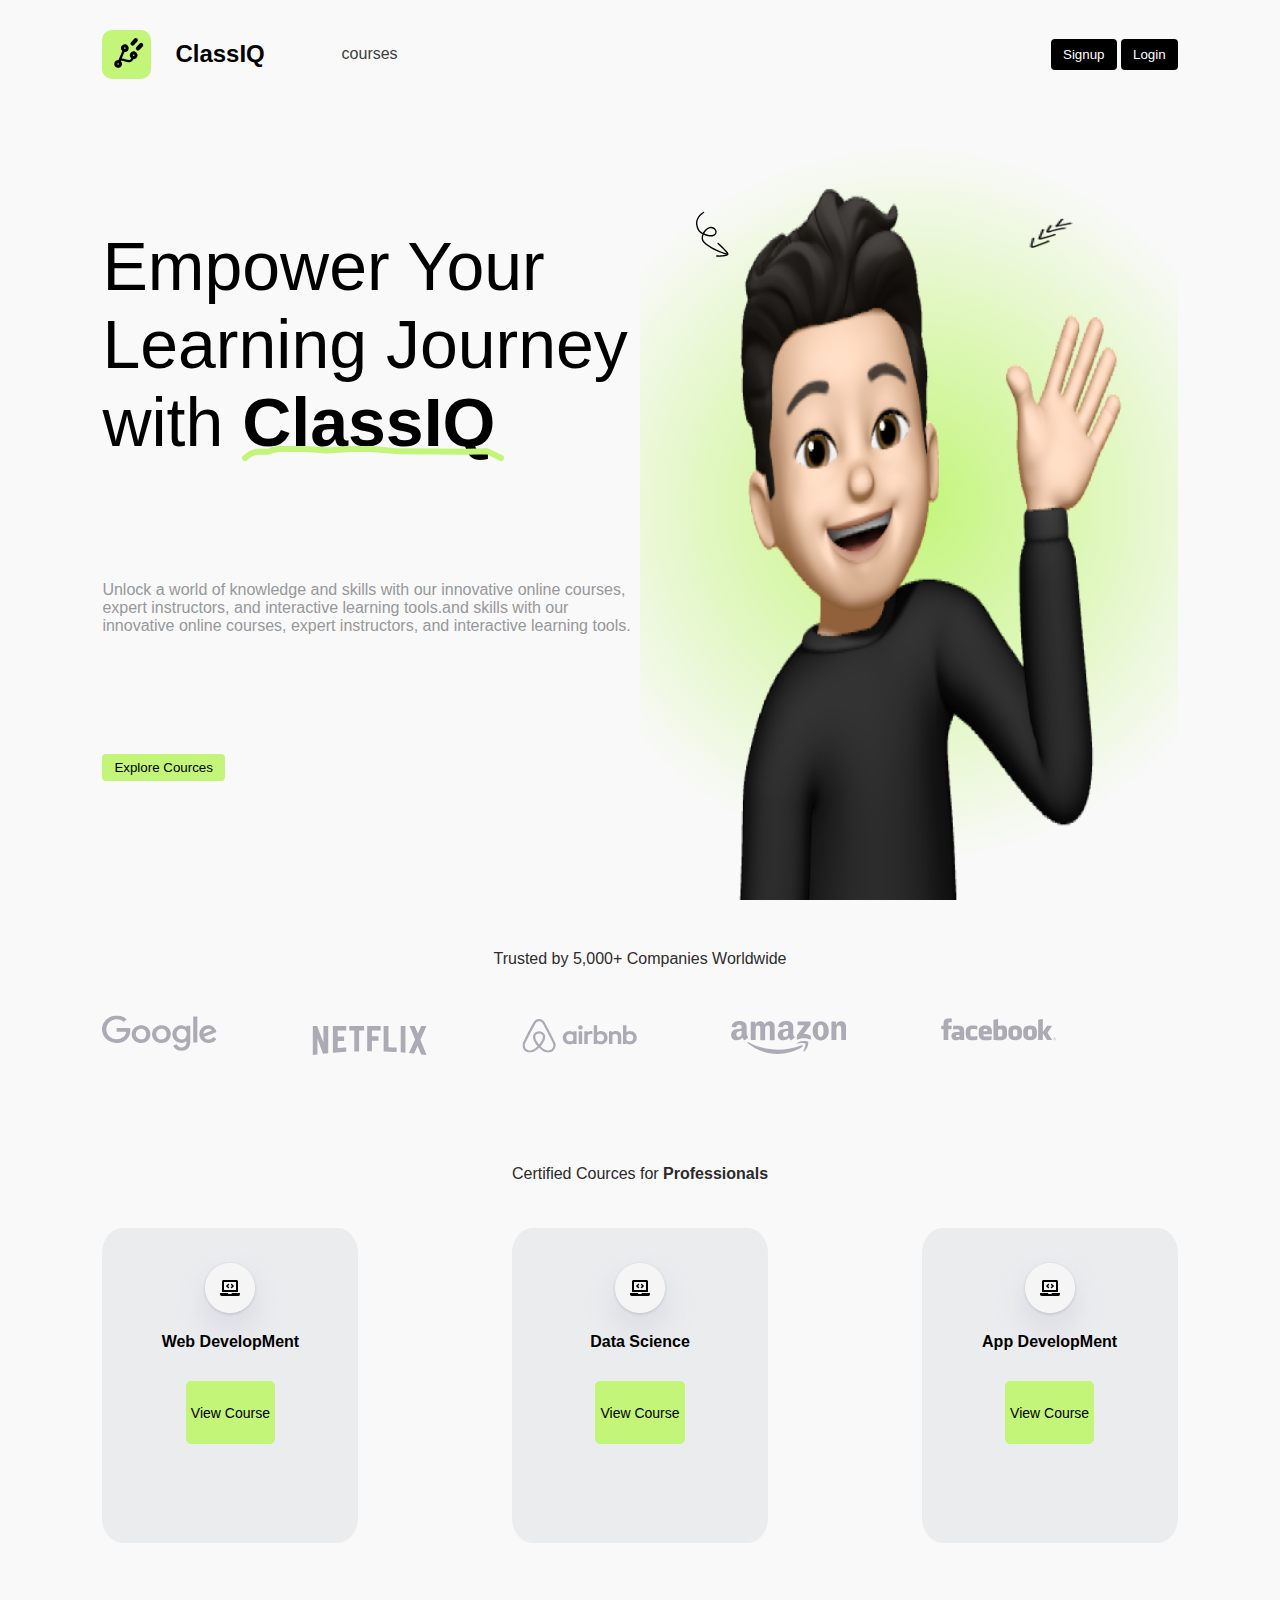
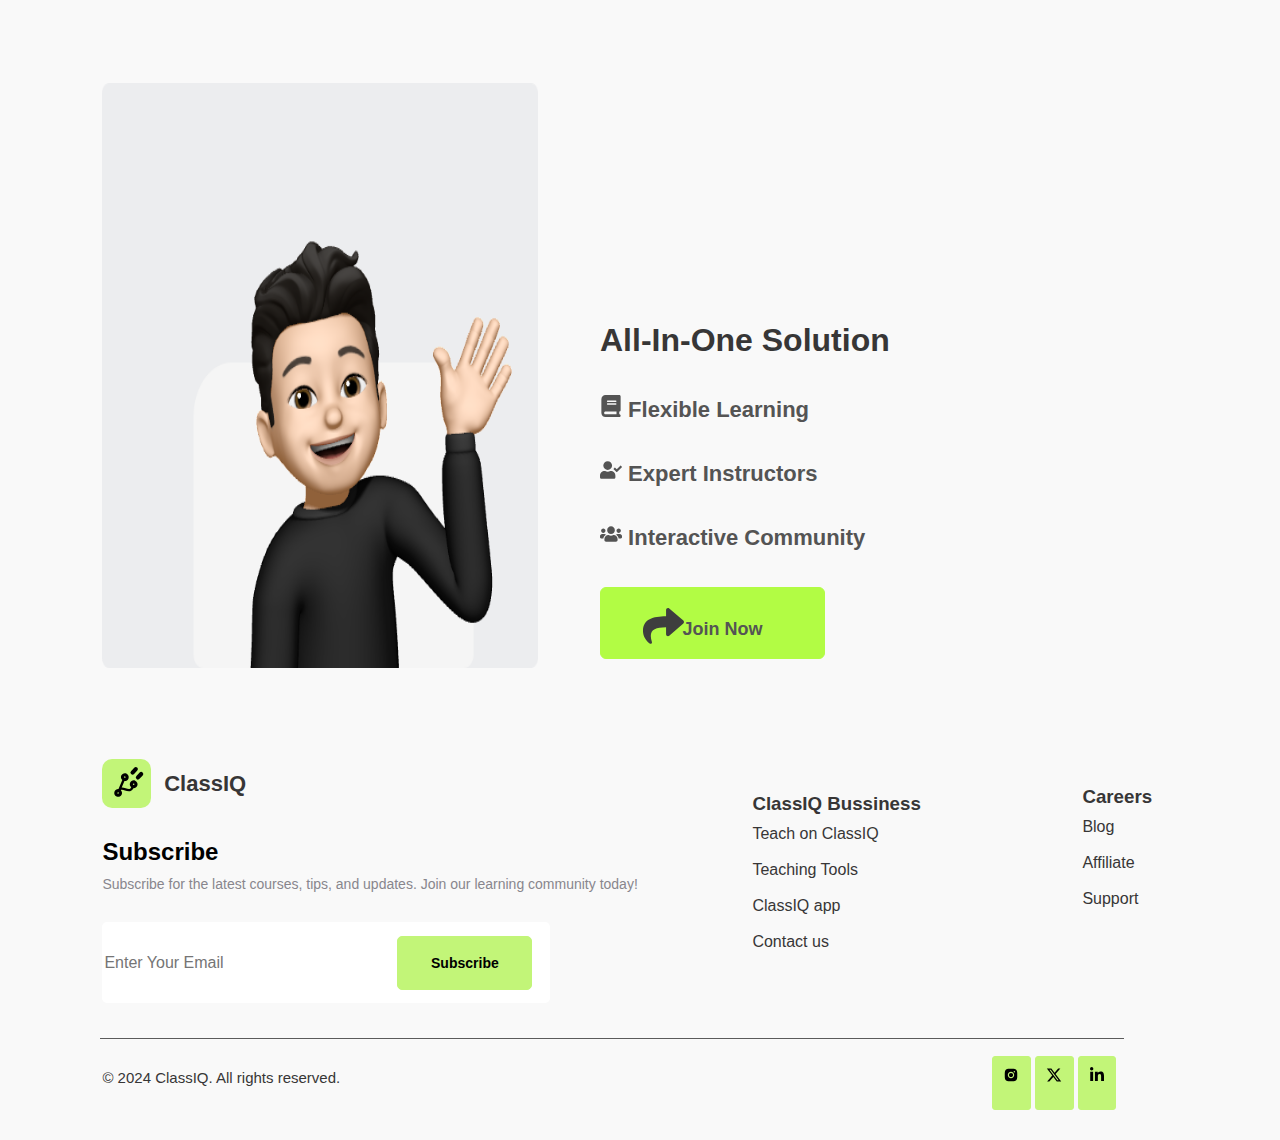
<file: index.html>
<!DOCTYPE html>
<html lang="en">

<head>
    <meta charset="UTF-8" />
    <meta name="viewport" content="width=device-width, initial-scale=1.0" />
    <title>Class IQ</title>
    <link rel="stylesheet" href="style.css">
</head>

<body>
    <!-- Header Start -->
    <header>
        <div class="header-left">
            <a href="/" class="logo-container">
                <svg width="49" height="49" viewBox="0 0 49 49" fill="none" xmlns="http://www.w3.org/2000/svg">
                    <rect width="49" height="49" rx="10" fill="#C2F578" />
                    <rect x="33.6592" y="7.15674" width="4.19624" height="8.90237" rx="2.09812"
                        transform="rotate(43 33.6592 7.15674)" fill="black" />
                    <rect x="39.0698" y="12" width="4.2" height="8.9" rx="2.1" transform="rotate(43 39.0698 12)"
                        fill="black" />
                    <path
                        d="M35.2804 26.7985C36.1237 24.8119 35.1976 22.5198 33.211 21.6765C31.2244 20.8332 28.9323 21.7593 28.089 23.7459C27.3945 25.382 27.901 27.2254 29.2082 28.2948C28.874 29.007 28.4756 29.4957 28.0097 29.7435C26.9513 30.3127 25.3665 29.8097 23.69 29.2731C22.3729 28.852 21.007 28.4207 19.7134 28.4816L22.4607 22.0093C24.1161 22.1709 25.7504 21.2574 26.4334 19.6483C27.2767 17.6617 26.3506 15.3696 24.364 14.5263C22.3774 13.683 20.0853 14.6091 19.242 16.5957C18.559 18.2048 19.0371 20.015 20.3033 21.0935L16.5009 30.0514C14.8436 29.8943 13.2093 30.8078 12.5263 32.4169C11.683 34.4035 12.6091 36.6956 14.5957 37.5389C16.5824 38.3822 18.8745 37.4561 19.7177 35.4695C20.3664 33.9413 19.9687 32.2289 18.8397 31.1396C19.0783 30.9651 19.3773 30.848 19.7651 30.8216C20.6497 30.7621 21.7794 31.125 22.9803 31.5074C24.9514 32.1372 27.1857 32.8469 29.121 31.8118C30.0822 31.2969 30.8287 30.4255 31.3873 29.1721C33.0136 29.2895 34.6088 28.3806 35.2804 26.7985ZM23.143 17.4029C23.5385 17.5708 23.7247 18.0317 23.5569 18.4273C23.389 18.8228 22.928 19.0091 22.5324 18.8412C22.1369 18.6733 21.9507 18.2123 22.1186 17.8168C22.2865 17.4212 22.7474 17.235 23.143 17.4029ZM15.8168 34.6623C15.4212 34.4944 15.235 34.0335 15.4029 33.6379C15.5708 33.2424 16.0317 33.0562 16.4273 33.224C16.8228 33.3919 17.0091 33.8529 16.8412 34.2485C16.6733 34.644 16.2123 34.8302 15.8168 34.6623ZM31.99 24.5531C32.3855 24.721 32.5717 25.1819 32.4038 25.5775C32.2359 25.973 31.775 26.1593 31.3794 25.9914C30.9839 25.8235 30.7977 25.3625 30.9656 24.967C31.1334 24.5714 31.5944 24.3852 31.99 24.5531Z"
                        fill="black" />
                </svg>
                ClassIQ

            </a>

            <a href="courses.html" class="courses">courses</a>
        </div>
        <div class="header-right">
            <button onclick="signup()">Signup</button>
            <script>
                function signup() {
                    location.href = "signup.html"
                }
            </script>
            <button onclick="login()">Login</button>
            <script>
                function login() {
                    location.href = "login.html"
                }
            </script>
        </div>
    </header>
    <!-- Header End -->

    <!-- Main Start -->
    <main>
        <div class="main-left">
            <p class="main-heading">
                Empower Your Learning Journey with
                <span class="main-highlight">
                    <span class="border-b">
                        <svg xmlns="http://www.w3.org/2000/svg" width="262" height="15" viewBox="0 0 262 15"
                            fill="none">
                            <path
                                d="M3 12C8.41799 7.07368 13.836 5.84211 15.8677 5.84211H19.254H22.6402H25.3492L28.0582 5.36842L29.4127 4.42105L31.4444 3.94737L36.1852 3H44.3122H63.9524L84.9471 4.42105L107.974 3H128.291L156.735 5.36842L224.46 5.84211L245.455 5.36842L259 12"
                                stroke="#C2F578" stroke-width="6" stroke-linecap="round" stroke-linejoin="bevel" />
                        </svg>
                    </span>
                    ClassIQ
                </span>
            </p>
            <p class="main-desc">
                Unlock a world of knowledge and skills with our innovative online
                courses, expert instructors, and interactive learning tools.and skills
                with our innovative online courses, expert instructors, and
                interactive learning tools.
            </p>
            <button>Explore Cources</button>
        </div>
        <div class="main-right">
            <img src="images/Image 4.png" alt="">
            <span class="left-icon">
                <svg xmlns="http://www.w3.org/2000/svg" width="74" height="74" viewBox="0 0 74 74" fill="none">
                    <path
                        d="M27.2357 13.8991C24.4948 15.2181 22.3106 17.6526 21.0687 20.3948C20.5026 21.6666 20.0959 22.9809 19.9815 24.373C19.8617 25.6783 20.0874 27.0755 20.4015 28.3541C20.5523 28.9632 20.7634 29.5599 20.9815 30.1301C21.2705 30.8614 21.5596 31.5927 21.9159 32.285C22.6161 33.6093 23.7873 34.6607 25.0221 35.473C26.3295 36.3331 27.7874 36.9486 29.254 37.4243C30.8801 37.9424 32.6212 38.3489 34.3268 38.4614C36.0925 38.5614 37.9059 38.162 39.2512 36.9553C40.4143 35.8992 40.9448 34.3333 40.5278 32.7998C40.1552 31.4204 39.1327 30.2379 37.9299 29.5194C36.6012 28.7391 35.0497 28.5822 33.5569 28.9531C30.4173 29.7393 27.9269 32.5759 26.6302 35.4173C25.9544 36.8876 25.516 38.5348 25.5912 40.1765C25.6913 41.9387 26.4076 43.5234 27.5948 44.8351C28.8742 46.2282 30.4917 47.3131 32.0365 48.3501C33.7001 49.4756 35.4114 50.5285 37.1846 51.4557C40.6975 53.3294 44.4157 54.8595 48.2328 56.0176C49.1822 56.2987 50.1121 56.5462 51.0757 56.7741C51.9329 56.9738 52.2865 55.6454 51.4292 55.4457C44.2132 53.696 37.3719 50.5382 31.3554 46.2058C30.0426 45.2589 28.6376 44.2307 27.7851 42.8373C27.03 41.6121 26.8185 40.1618 27.0197 38.7643C27.2421 37.2872 27.817 35.8754 28.6027 34.6335C29.3477 33.4377 30.3052 32.2984 31.4648 31.469C32.5908 30.6591 33.9064 30.0988 35.3197 30.1335C36.4797 30.1577 37.617 30.8018 38.4109 31.6674C39.1516 32.5189 39.5418 33.6185 39.2058 34.6671C38.7726 35.9744 37.4075 36.7207 36.1165 36.9746C34.4643 37.303 32.6771 36.8559 31.0689 36.4848C29.7599 36.1649 28.4598 35.7051 27.2215 35.1195C26.0169 34.5144 24.8477 33.7765 23.9227 32.7621C23.0438 31.7885 22.5898 30.5012 22.1145 29.2936C21.6783 28.1533 21.4563 26.9562 21.3547 25.7342C21.232 24.592 21.4139 23.5877 21.7374 22.4789C22.4747 20.0292 24.0639 17.6924 26.1547 16.1435C26.7212 15.7253 27.2931 15.3938 27.9181 15.0765C28.2474 14.9081 28.3411 14.4493 28.1656 14.1466C27.9706 13.8102 27.565 13.7307 27.2357 13.8991Z"
                        fill="black" />
                    <path
                        d="M41.6095 45.9473C44.2105 48.1474 46.6149 50.5512 48.8637 53.1128C49.4077 53.7412 49.9712 54.4033 50.4816 55.0512C50.6712 55.3008 50.9405 55.5717 51.0558 55.8868C51.1391 56.1082 51.0719 56.1472 50.8505 56.2305C50.5283 56.3724 50.1936 56.454 49.8589 56.5356C49.4569 56.6563 49.0355 56.7433 48.614 56.8303C47.8243 57.0184 47.0221 57.1463 46.2003 57.2406C44.3834 57.4398 42.5291 57.4585 40.7244 57.2911C40.3648 57.2524 40.0321 57.6475 40.0535 57.9946C40.0608 58.3948 40.3638 58.6462 40.7569 58.6654C42.5351 58.8257 44.3292 58.8195 46.1196 58.6132C47.0281 58.5135 47.9436 58.3873 48.8202 58.1938C49.6365 58.0128 50.506 57.8459 51.2709 57.5373C52.1297 57.1969 52.6677 56.4581 52.4016 55.5337C52.1408 54.6962 51.4179 53.9917 50.881 53.3367C49.6954 51.9116 48.4426 50.5255 47.142 49.2121C45.6837 47.7429 44.1847 46.3197 42.6043 44.9887C42.3279 44.7444 41.9082 44.7181 41.6373 44.9874C41.347 45.2231 41.326 45.7296 41.6095 45.9473Z"
                        fill="black" />
                </svg>
            </span>
            <img class="main-img" src="images/Group (1).png" height="30" alt="">

        </div>
    </main>

    <!-- Main End -->
    <!-- Section Start -->
    <section>
        <div class="section1">
            <p class="section-desc">Trusted by 5,000+ Companies Worldwide</p>
        </div>
        <div class="section2">
            <svg width="178" height="56" viewBox="0 0 178 56" fill="none" xmlns="http://www.w3.org/2000/svg">
                <g clip-path="url(#clip0_9_46)">
                    <path
                        d="M21.8099 0.925781H23.3848C28.8521 1.03825 34.2304 3.11896 38.0932 6.80237C36.6669 8.18014 35.2109 9.50167 33.8144 10.8794C31.6452 9.02367 29.0304 7.58967 26.1779 7.08355C21.9585 6.24002 17.4122 6.9992 13.8763 9.27673C10.0135 11.6667 7.39863 15.7157 6.83406 20.0458C6.21007 24.3197 7.48777 28.8185 10.4295 32.1364C13.2523 35.3699 17.5608 37.3944 22.0179 37.535C26.1779 37.7599 30.5161 36.5509 33.5469 33.7953C35.9241 31.8552 37.0235 28.9029 37.3801 26.0349C32.4475 26.0349 27.515 26.063 22.5825 26.0349V20.2426H43.3526C44.4223 26.4566 42.8771 33.4579 37.8852 37.9005C34.5572 41.0497 29.9516 42.9055 25.2567 43.271C20.7105 43.6928 16.0157 42.8773 11.9746 40.7966C7.1312 38.3504 3.26838 34.2171 1.36669 29.3527C-0.416154 24.882 -0.445868 19.8209 1.21812 15.322C2.73353 11.2168 5.6455 7.58967 9.38947 5.05908C12.9849 2.55661 17.3528 1.17884 21.8099 0.925781Z"
                        fill="#ACAAB4" />
                    <path
                        d="M140.963 2.38678H147.322V42.5388C145.212 42.5388 143.073 42.5669 140.963 42.5107C140.993 29.1548 140.963 15.7708 140.963 2.38678Z"
                        fill="#ACAAB4" />
                    <path
                        d="M57.4966 16.305C61.4188 15.6021 65.6679 16.3894 68.9068 18.6107C71.8484 20.5789 73.8987 23.6719 74.5227 27.046C75.325 30.9543 74.3147 35.2282 71.6405 38.3212C68.7582 41.7796 64.0337 43.6354 59.428 43.3542C55.2086 43.1293 51.1081 41.1329 48.6121 37.8713C45.7893 34.2722 45.1058 29.3235 46.651 25.1059C48.1961 20.5789 52.5641 17.1204 57.4966 16.305ZM58.388 21.6474C56.7834 22.041 55.2977 22.9127 54.228 24.1499C51.3458 27.4115 51.5241 32.7257 54.7035 35.7624C56.516 37.5057 59.2497 38.3212 61.7754 37.8432C64.1228 37.4495 66.1731 35.9593 67.3022 33.991C69.2633 30.645 68.6988 26.0337 65.6977 23.4188C63.7662 21.7317 60.9434 21.0288 58.388 21.6474Z"
                        fill="#ACAAB4" />
                    <path
                        d="M88.9934 16.305C93.4802 15.4896 98.383 16.6706 101.741 19.651C107.208 24.2904 107.802 32.9788 103.137 38.3212C100.314 41.6953 95.7385 43.551 91.222 43.3542C86.9134 43.2417 82.6644 41.2173 80.109 37.8713C77.2267 34.1879 76.6027 29.1267 78.237 24.8247C79.8712 20.4383 84.15 17.0923 88.9934 16.305ZM89.8848 21.6474C88.2803 22.041 86.7946 22.9127 85.7249 24.1217C82.8723 27.3271 82.9912 32.557 86.0517 35.6219C87.8643 37.4495 90.6871 38.3493 93.302 37.8432C95.6196 37.4214 97.6996 35.9593 98.8288 33.991C100.76 30.6169 100.196 26.0056 97.1648 23.3907C95.2334 21.7036 92.4105 21.0288 89.8848 21.6474Z"
                        fill="#ACAAB4" />
                    <path
                        d="M115.706 17.9359C119.123 15.9114 123.67 15.349 127.354 17.0923C128.513 17.5703 129.464 18.3857 130.385 19.2012C130.415 18.442 130.385 17.6547 130.415 16.8674C132.406 16.8955 134.396 16.8674 136.417 16.8955V41.6953C136.387 45.4349 135.377 49.3995 132.524 52.1269C129.404 55.1355 124.621 56.0634 120.312 55.4448C115.706 54.7981 111.695 51.6208 109.912 47.6C111.695 46.7846 113.567 46.1379 115.409 45.3787C116.449 47.6843 118.559 49.6526 121.203 50.1025C123.848 50.5523 126.909 49.9338 128.632 47.8531C130.474 45.7161 130.474 42.7919 130.385 40.1769C129.018 41.4422 127.443 42.5669 125.542 42.9887C121.411 44.0853 116.865 42.7356 113.686 40.0926C110.477 37.4495 108.575 33.3725 108.753 29.3235C108.842 24.7403 111.576 20.3259 115.706 17.9359ZM121.857 21.5349C120.045 21.8161 118.351 22.7721 117.192 24.0936C114.399 27.2428 114.399 32.2759 117.222 35.3688C118.826 37.1965 121.411 38.2087 123.907 37.9556C126.255 37.7307 128.424 36.3248 129.583 34.3847C131.544 31.0949 131.217 26.6242 128.572 23.7562C126.938 21.9848 124.323 21.1132 121.857 21.5349Z"
                        fill="#ACAAB4" />
                    <path
                        d="M154.959 19.3698C158.524 16.2207 164.021 15.1522 168.597 16.8111C172.936 18.3576 175.699 22.266 177.095 26.2868C170.648 28.8174 164.229 31.3199 157.781 33.8505C158.673 35.4532 160.04 36.9153 161.882 37.5058C164.467 38.3774 167.557 38.0681 169.726 36.4373C170.588 35.8187 171.272 35.0033 171.925 34.216C173.559 35.2563 175.194 36.2686 176.828 37.3089C174.51 40.5987 170.618 42.9043 166.428 43.2699C161.793 43.8041 156.86 42.1171 153.859 38.6867C148.927 33.2881 149.402 24.2342 154.959 19.3698ZM158.138 24.5716C157.128 25.9494 156.712 27.6364 156.741 29.2954C161.05 27.6083 165.358 25.9213 169.667 24.2061C168.954 22.6315 167.23 21.6755 165.477 21.4224C162.654 20.9444 159.713 22.3784 158.138 24.5716Z"
                        fill="#ACAAB4" />
                </g>
                <defs>
                    <clipPath id="clip0_9_46">
                        <rect width="177.095" height="54.6985" fill="white" transform="translate(0 0.9198)" />
                    </clipPath>
                </defs>
            </svg>
            <svg width="161" height="41" viewBox="0 0 161 41" fill="none" xmlns="http://www.w3.org/2000/svg">
                <g clip-path="url(#clip0_9_57)">
                    <path
                        d="M151.512 19.5213L160.031 40.8142C157.52 40.4757 155.011 40.0516 152.456 39.6696L147.657 27.9045L142.726 38.6984C140.306 38.3164 137.929 38.1892 135.509 37.8925L144.161 19.2681L136.314 0.178955H143.577L147.97 10.8444L152.678 0.178955H160.029L151.512 19.5213ZM130.578 0.178955H123.987V37.0893C126.14 37.2167 128.38 37.3006 130.578 37.5539V0.178955ZM118.294 36.6654C112.287 36.2847 106.279 35.9475 100.137 35.8188V0.179119H106.861V29.8088C110.717 29.8928 114.572 30.1882 118.294 30.3574V36.6654ZM92.9625 14.6139V20.9625H83.7724V35.3961H77.1388V0.178955H95.968V6.52751H83.7738V14.6141H92.9639L92.9625 14.6139ZM65.8397 6.52751V35.7348C63.5974 35.7348 61.3122 35.7348 59.1143 35.8188V6.52751H52.1651V0.178955H72.8318V6.52751H65.8397ZM44.9031 21.2998C41.9448 21.2998 38.4472 21.2998 35.9366 21.4285V30.8666C39.8818 30.612 43.827 30.3167 47.8165 30.1895V36.2847L29.2126 37.6826V0.178955H47.8153V6.52751H35.9365V15.0785C38.5374 15.0785 42.5271 14.9513 44.9028 14.9513V21.3011L44.9031 21.2998ZM7.64595 17.7442V39.9242C5.22719 40.1789 3.07378 40.4755 0.788391 40.8142V0.178955H7.19978L15.9411 23.2491V0.178955H22.6665V38.1892C20.2907 38.5712 17.8692 38.6984 15.3141 39.0358L7.64595 17.7442Z"
                        fill="#ACAAB4" />
                </g>
                <defs>
                    <clipPath id="clip0_9_57">
                        <rect width="159.242" height="40.7149" fill="white" transform="translate(0.788391 0.138245)" />
                    </clipPath>
                </defs>
            </svg>
            <svg width="171" height="51" viewBox="0 0 171 51" fill="none" xmlns="http://www.w3.org/2000/svg">
                <g clip-path="url(#clip0_9_55)">
                    <path
                        d="M90.1886 13.4658C90.1886 15.2653 88.6506 16.7144 86.7419 16.7144C84.8332 16.7144 83.2963 15.2653 83.2963 13.4658C83.2963 11.6662 84.7808 10.2172 86.7419 10.2172C88.7047 10.2671 90.1886 11.7166 90.1886 13.4658ZM75.9802 20.0139V20.8138C75.9802 20.8138 74.3374 18.8135 70.8382 18.8135C65.0602 18.8135 60.5532 22.9624 60.5532 28.7101C60.5532 34.4084 65.0072 38.6067 70.8382 38.6067C74.3903 38.6067 75.9802 36.5575 75.9802 36.5575V37.4068C75.9802 37.8068 76.299 38.1059 76.7227 38.1059H81.0163V19.3118H76.7227C76.299 19.3133 75.9802 19.6639 75.9802 20.0139ZM75.9802 32.0591C75.1858 33.1591 73.5948 34.1088 71.6867 34.1088C68.294 34.1088 65.6957 32.1095 65.6957 28.7101C65.6957 25.3112 68.294 23.3119 71.6867 23.3119C73.5424 23.3119 75.2388 24.3116 75.9802 25.3611V32.0591ZM84.1977 19.3133H89.2867V38.1073H84.1977V19.3133ZM160.221 18.813C156.722 18.813 155.078 20.8133 155.078 20.8133V10.2671H149.989V38.1073H154.283C154.707 38.1073 155.025 37.7573 155.025 37.4073V36.558C155.025 36.558 156.669 38.6072 160.167 38.6072C165.946 38.6072 170.452 34.4099 170.452 28.7116C170.452 23.0133 165.946 18.813 160.221 18.813ZM159.372 34.0583C157.41 34.0583 155.873 33.1096 155.078 32.0091V25.3112C155.873 24.3116 157.57 23.262 159.372 23.262C162.765 23.262 165.363 25.2613 165.363 28.6602C165.363 32.0591 162.766 34.0583 159.372 34.0583ZM147.338 26.9615V38.1573H142.248V27.5107C142.248 24.4124 141.188 23.1621 138.327 23.1621C136.79 23.1621 135.199 23.9121 134.19 25.0121V38.1079H129.102V19.3138H133.13C133.554 19.3138 133.873 19.6639 133.873 20.0139V20.8138C135.357 19.3638 137.318 18.8135 139.279 18.8135C141.506 18.8135 143.362 19.4142 144.847 20.6136C146.648 22.0132 147.338 23.8122 147.338 26.9615ZM116.748 18.813C113.25 18.813 111.606 20.8133 111.606 20.8133V10.2671H106.517V38.1073H110.811C111.235 38.1073 111.553 37.7573 111.553 37.4073V36.558C111.553 36.558 113.197 38.6072 116.695 38.6072C122.474 38.6072 126.98 34.4099 126.98 28.7116C127.033 23.0128 122.527 18.813 116.748 18.813ZM115.9 34.0583C113.939 34.0583 112.402 33.1096 111.606 32.0091V25.3112C112.402 24.3116 114.098 23.262 115.9 23.262C119.293 23.262 121.891 25.2613 121.891 28.6602C121.891 32.0591 119.293 34.0583 115.9 34.0583ZM102.117 18.813C103.653 18.813 104.449 19.0637 104.449 19.0637V23.5116C104.449 23.5116 100.208 22.162 97.5577 25.0116V38.1568H92.4676V19.3133H96.7622C97.1864 19.3133 97.5036 19.6634 97.5036 20.0134V20.8133C98.459 19.7632 100.527 18.813 102.117 18.813ZM49.2618 36.4077C48.997 35.808 48.7317 35.1584 48.4669 34.6081C48.0422 33.7088 47.6179 32.8585 47.2477 32.0591L47.1948 32.0091C43.5362 24.5113 39.6139 16.9146 35.4782 9.41774L35.3193 9.11714C34.8843 8.33943 34.4604 7.55626 34.0477 6.76783C33.517 5.86755 32.9874 4.91883 32.139 4.01855C30.4426 2.01926 28.0038 0.91925 25.4066 0.91925C22.7553 0.91925 20.37 2.01927 18.6212 3.91819C17.8257 4.81747 17.2421 5.76719 16.7125 6.66747C16.2987 7.45541 15.8748 8.23856 15.4409 9.01678L15.2815 9.31737C11.1992 16.8142 7.22342 24.4114 3.5654 31.9088L3.51192 32.0081C3.14119 32.809 2.71644 33.6584 2.29222 34.5572C2.02741 35.1074 1.76261 35.7071 1.4978 36.3567C0.808245 38.2057 0.595861 39.9554 0.861726 41.7554C1.44483 45.5043 4.095 48.6521 7.75356 50.0527C9.13214 50.6029 10.5637 50.8526 12.0476 50.8526C12.4719 50.8526 13.0015 50.8027 13.4262 50.7522C15.1761 50.5525 16.9783 50.0032 18.7282 49.0535C20.9017 47.9036 22.9693 46.2548 25.3017 43.8556C27.6341 46.2548 29.7547 47.9036 31.8752 49.0535C33.6256 50.0032 35.4273 50.5525 37.1766 50.7522C37.6009 50.8032 38.1315 50.8526 38.5558 50.8526C40.0403 50.8526 41.5242 50.6029 42.8493 50.0527C46.5608 48.6521 49.158 45.4544 49.7417 41.7554C50.1627 40.0063 49.9509 38.2577 49.2618 36.4077ZM25.3531 39.0066C22.49 35.6077 20.6342 32.4091 19.9987 29.7107C19.7339 28.5608 19.6804 27.5612 19.8398 26.6614C19.9452 25.8615 20.264 25.1614 20.6883 24.5617C21.6956 23.213 23.3919 22.3627 25.3536 22.3627C27.3158 22.3627 29.0651 23.1626 30.0195 24.5617C30.4437 25.1614 30.7615 25.862 30.8685 26.6614C31.0268 27.5617 30.9739 28.6107 30.709 29.7107C30.0709 32.3591 28.2151 35.5583 25.3531 39.0066ZM46.5047 41.356C46.134 43.9549 44.2782 46.2049 41.681 47.2045C40.4089 47.7038 39.0298 47.8541 37.6522 47.7038C36.3272 47.5535 35.001 47.1536 33.6235 46.4046C31.7148 45.404 29.8066 43.8556 27.5796 41.5557C31.0782 37.5077 33.1988 33.8082 33.9942 30.5102C34.3655 28.9603 34.419 27.5611 34.259 26.2609C34.0477 25.0116 33.57 23.8617 32.828 22.862C31.1836 20.6121 28.4264 19.3133 25.3526 19.3133C22.2787 19.3133 19.5215 20.663 17.8781 22.862C17.1362 23.8617 16.6584 25.0116 16.4466 26.2609C16.2348 27.5611 16.2872 29.0102 16.7114 30.5102C17.5064 33.8082 19.6799 37.5571 23.1255 41.6056C20.952 43.905 18.9903 45.4549 17.0816 46.4546C15.703 47.2045 14.3785 47.6045 13.0534 47.7538C11.6224 47.9041 10.2433 47.7039 9.02411 47.2545C6.42689 46.2548 4.57113 44.0049 4.2004 41.4059C4.04152 40.1566 4.14691 38.9073 4.67758 37.5077C4.83594 37.0073 5.1018 36.508 5.36661 35.9083C5.73786 35.1084 6.16102 34.2581 6.58577 33.4087L6.63927 33.3094C10.2968 25.8615 14.2196 18.2642 18.3018 10.8673L18.4607 10.5667C18.8855 9.8177 19.3097 9.01778 19.7334 8.2678C20.1576 7.46788 20.6342 6.71789 21.2179 6.06778C22.3311 4.8694 23.8151 4.21878 25.459 4.21878C27.1029 4.21878 28.5869 4.8694 29.7001 6.06778C30.2838 6.71939 30.7604 7.46938 31.1846 8.2678C31.6094 9.01778 32.0336 9.8177 32.4568 10.5667L32.6162 10.8673C36.6362 18.295 40.5069 25.7937 44.2263 33.3593V33.4092C44.6511 34.2101 45.0218 35.1089 45.446 35.9098C45.7108 36.5085 45.9761 37.0079 46.135 37.5082C46.5582 38.8064 46.7171 40.0567 46.5047 41.356Z"
                        fill="#ACAAB4" />
                </g>
                <defs>
                    <clipPath id="clip0_9_55">
                        <rect width="169.751" height="49.9333" fill="white" transform="translate(0.723572 0.9198)" />
                    </clipPath>
                </defs>
            </svg>
            <svg width="162" height="47" viewBox="0 0 162 47" fill="none" xmlns="http://www.w3.org/2000/svg">
                <g clip-path="url(#clip0_9_59)">
                    <path fill-rule="evenodd" clip-rule="evenodd"
                        d="M100.457 36.4895C91.0975 43.0434 77.484 46.5352 65.7424 46.5352C49.2927 46.5352 34.5448 40.7871 23.3136 31.2248C22.4628 30.4728 23.2002 29.4521 24.2779 30.043C36.3599 36.7044 51.278 40.6797 66.7067 40.6797C77.087 40.6797 88.545 38.6383 99.0955 34.3944C100.684 33.8034 101.988 35.4151 100.457 36.4895Z"
                        fill="#ACAAB4" />
                    <path fill-rule="evenodd" clip-rule="evenodd"
                        d="M104.371 32.2455C103.18 30.7951 96.4295 31.5472 93.4232 31.9232C92.5156 32.0307 92.3454 31.2786 93.1963 30.7414C98.5849 27.1421 107.377 28.2165 108.398 29.3984C109.419 30.5802 108.114 38.9606 103.066 42.936C102.272 43.5269 101.535 43.2046 101.875 42.3988C103.009 39.7127 105.562 33.7497 104.371 32.2455Z"
                        fill="#ACAAB4" />
                    <path fill-rule="evenodd" clip-rule="evenodd"
                        d="M93.5933 5.49267V2.00083C93.5933 1.46362 93.9904 1.14129 94.5009 1.14129H110.951C111.461 1.14129 111.915 1.51734 111.915 2.00083V4.95546C111.915 5.43895 111.461 6.0836 110.667 7.15801L102.158 18.6542C105.335 18.6005 108.682 19.0303 111.518 20.5344C112.142 20.8568 112.312 21.394 112.369 21.8775V25.5842C112.369 26.1214 111.801 26.7123 111.177 26.39C106.129 23.8651 99.3791 23.5965 93.8202 26.4437C93.253 26.7123 92.629 26.1751 92.629 25.6379V22.0923C92.629 21.5551 92.6291 20.5882 93.253 19.7286L103.123 6.3522H94.5576C94.0471 6.3522 93.5933 5.97615 93.5933 5.49267ZM33.6372 27.1421H28.6456C28.1918 27.0884 27.7947 26.766 27.738 26.3363V2.05455C27.738 1.57107 28.1918 1.19502 28.7023 1.19502H33.3536C33.8641 1.19502 34.2044 1.57106 34.2611 2.00083V5.17034H34.3746C35.5658 2.10827 37.8914 0.657811 40.9544 0.657811C44.0742 0.657811 46.0595 2.10827 47.4209 5.17034C48.612 2.10827 51.3915 0.657811 54.3411 0.657811C56.4398 0.657811 58.7087 1.46362 60.1268 3.34384C61.715 5.38523 61.3747 8.33987 61.3747 10.9722V26.3363C61.3747 26.8198 60.9209 27.1958 60.4104 27.1958H55.4755C54.965 27.1421 54.568 26.766 54.568 26.3363V13.4433C54.568 12.4226 54.6814 9.84403 54.4545 8.87706C54.0575 7.26544 52.9797 6.78196 51.5049 6.78196C50.3137 6.78196 49.0091 7.53406 48.4986 8.76963C47.9881 10.0052 48.0448 12.0466 48.0448 13.4433V26.3363C48.0448 26.8198 47.591 27.1958 47.0805 27.1958H42.0889C41.5784 27.1421 41.1813 26.766 41.1813 26.3363V13.4433C41.1813 10.7573 41.6351 6.72824 38.1183 6.72824C34.5448 6.72824 34.6582 10.5961 34.6582 13.4433V26.3363C34.6015 26.766 34.2044 27.1421 33.6372 27.1421ZM126.096 0.657811C133.526 0.657811 137.554 6.67452 137.554 14.3566C137.554 21.77 133.129 27.6793 126.096 27.6793C118.835 27.6793 114.864 21.6626 114.864 14.1417C114.808 6.56708 118.835 0.657811 126.096 0.657811ZM126.096 5.65382C122.409 5.65382 122.182 10.435 122.182 13.3896C122.182 16.3442 122.125 22.6833 126.039 22.6833C129.896 22.6833 130.123 17.5798 130.123 14.464C130.123 12.4226 130.009 9.95149 129.385 8.01755C128.818 6.29849 127.684 5.65382 126.096 5.65382ZM147.14 27.1421H142.148C141.638 27.0884 141.241 26.7123 141.241 26.2826V1.9471C141.297 1.51734 141.694 1.14129 142.205 1.14129H146.856C147.31 1.14129 147.65 1.46363 147.764 1.83967V5.54639H147.877C149.295 2.21571 151.224 0.657811 154.684 0.657811C156.896 0.657811 159.108 1.40989 160.526 3.505C161.831 5.43894 161.831 8.7159 161.831 11.0796V26.39C161.774 26.8198 161.377 27.1421 160.867 27.1421H155.875C155.421 27.0884 155.024 26.766 154.968 26.39V13.1747C154.968 10.4887 155.308 6.62081 151.848 6.62081C150.657 6.62081 149.522 7.3729 148.955 8.55475C148.274 10.0589 148.161 11.5094 148.161 13.1747V26.2826C148.104 26.7661 147.65 27.1421 147.14 27.1421ZM80.4903 15.5384C80.4903 17.3649 80.5471 18.9228 79.5828 20.5882C78.7887 21.9312 77.5407 22.737 76.1227 22.737C74.1941 22.737 73.0596 21.3403 73.0596 19.2989C73.0596 15.2698 76.8601 14.5177 80.4903 14.5177V15.5384ZM85.5387 27.0884C85.1983 27.357 84.7446 27.4107 84.3475 27.1958C82.7025 25.9065 82.3622 25.2619 81.4546 24.0263C78.7319 26.6586 76.7466 27.4644 73.2298 27.4644C69.0323 27.4644 65.7424 24.9933 65.7424 20.1047C65.7424 16.2368 67.9546 13.6582 71.0743 12.3689C73.797 11.2408 77.5975 11.0259 80.4903 10.7036V10.1126C80.4903 8.98451 80.6038 7.6415 79.8664 6.67453C79.2424 5.815 78.108 5.43895 77.087 5.43895C75.1584 5.43895 73.4567 6.35221 73.0596 8.28615C72.9462 8.71591 72.6626 9.14567 72.2088 9.14567L67.3873 8.66218C66.9903 8.55474 66.5365 8.28615 66.6499 7.69522C67.7844 2.10827 73.0596 0.442932 77.8244 0.442932C80.2634 0.442932 83.4399 1.03386 85.3685 2.80664C87.8076 4.95546 87.5807 7.85638 87.5807 10.9722V18.3319C87.5807 20.5344 88.545 21.5014 89.4526 22.737C89.7929 23.1668 89.8496 23.704 89.4526 23.9726C88.3748 24.7784 86.5597 26.2826 85.5387 27.0884ZM14.9753 15.5384C14.9753 17.3649 15.0321 18.9228 14.0678 20.5882C13.2737 21.9312 12.0257 22.737 10.6077 22.737C8.67909 22.737 7.54464 21.3403 7.54464 19.2989C7.54464 15.2698 11.3451 14.5177 14.9753 14.5177V15.5384ZM19.967 27.0884C19.6266 27.357 19.1728 27.4107 18.7758 27.1958C17.1308 25.9065 16.7905 25.2619 15.8829 24.0263C13.1602 26.6586 11.1749 27.4644 7.65808 27.4644C3.46058 27.4644 0.170654 24.9933 0.170654 20.1047C0.170654 16.2368 2.38285 13.6582 5.50261 12.3689C8.22531 11.2408 12.0257 11.0259 14.9186 10.7036V10.1126C14.9186 8.98451 15.0321 7.6415 14.2947 6.67453C13.6707 5.815 12.5363 5.43895 11.5152 5.43895C9.58666 5.43895 7.88497 6.35221 7.48791 8.28615C7.37446 8.71591 7.09085 9.14567 6.63707 9.14567L1.81562 8.66218C1.41856 8.55474 0.964779 8.28615 1.07822 7.69522C2.21268 2.10827 7.48792 0.442932 12.2526 0.442932C14.6917 0.442932 17.8682 1.03386 19.7968 2.80664C22.2359 4.95546 22.009 7.85638 22.009 10.9722V18.3319C22.009 20.5344 22.9733 21.5014 23.8808 22.737C24.2212 23.1668 24.2779 23.704 23.8808 23.9726C22.8031 24.7784 20.988 26.2826 19.967 27.0884Z"
                        fill="#ACAAB4" />
                </g>
                <defs>
                    <clipPath id="clip0_9_59">
                        <rect width="161.667" height="46.0923" fill="white"
                            transform="matrix(-1 0 0 -1 161.834 46.5352)" />
                    </clipPath>
                </defs>
            </svg>
            <svg width="270" height="63" viewBox="0 0 204 40" fill="none" xmlns="http://www.w3.org/2000/svg">
                <path
                    d="M105.28 19.3434C103.6 19.3434 102.388 19.8689 101.16 20.4042V32.5178C102.337 32.6247 103.011 32.6247 104.127 32.6247C108.159 32.6247 108.712 30.8632 108.712 28.4039V22.6184C108.712 20.8021 108.08 19.3434 105.28 19.3434ZM78.498 18.6823C75.7001 18.6823 75.0615 20.1473 75.0615 21.9618V22.9812H81.9307V21.9618C81.9307 20.1473 81.2922 18.6823 78.498 18.6823ZM26.6168 31.2908C26.6168 32.7262 27.3268 33.4717 28.8939 33.4717C30.575 33.4717 31.5704 32.9489 32.7975 32.4118V29.5383H29.1218C27.3815 29.5383 26.6168 29.8473 26.6168 31.2908ZM131.331 19.3434C128.529 19.3434 127.558 20.8021 127.558 22.6184V29.2464C127.558 31.0671 128.529 32.5304 131.331 32.5304C134.126 32.5304 135.105 31.0671 135.105 29.2464V22.6184C135.104 20.8021 134.126 19.3434 131.331 19.3434ZM12.8822 38.7228H4.64375V19.7036H0.527344V13.1501H4.64469V9.21402C4.64469 3.86684 6.968 0.687988 13.5716 0.687988H19.0695V7.2433H15.6331C13.0621 7.2433 12.8926 8.15949 12.8926 9.86883L12.8822 13.1492H19.1072L18.3792 19.7027H12.8822V38.7228ZM41.0378 38.7722H34.1715L33.8749 37.1158C30.7398 38.7722 27.9418 39.0408 26.096 39.0408C21.0604 39.0408 18.3802 35.8323 18.3802 31.395C18.3802 26.1601 21.5077 24.2918 27.1027 24.2918H32.7975V23.16C32.7975 20.4877 32.4764 19.7036 28.1678 19.7036H21.1235L21.8119 13.1501H29.5117C38.965 13.1501 41.0378 15.9984 41.0378 23.213V38.7722ZM64.3868 20.1841C60.114 19.4853 58.8869 19.3317 56.8311 19.3317C53.1384 19.3317 52.0225 20.1087 52.0225 23.0998V28.7578C52.0225 31.7489 53.1384 32.5295 56.8311 32.5295C58.8869 32.5295 60.114 32.3732 64.3868 31.6717V38.0644C60.6442 38.8647 58.206 39.0749 56.1455 39.0749C47.3005 39.0749 43.7849 34.6385 43.7849 28.2296V23.6388C43.7849 17.2245 47.3005 12.78 56.1455 12.78C58.206 12.78 60.6442 12.9911 64.3868 13.795V20.1841ZM90.1682 28.2296H75.0606V28.7578C75.0606 31.7489 76.1775 32.5295 79.8692 32.5295C83.1879 32.5295 85.2137 32.3732 89.4789 31.6717V38.0644C85.3653 38.8647 83.2218 39.0749 79.1864 39.0749C70.3405 39.0749 66.8231 34.6385 66.8231 28.2296V22.9803C66.8231 17.3727 69.4327 12.78 78.4971 12.78C87.5614 12.78 90.1682 17.3197 90.1682 22.9803V28.2296ZM116.949 28.3509C116.949 34.5451 115.093 39.0632 103.848 39.0632C99.7873 39.0632 97.4056 38.7228 92.9238 38.0653V2.65692L101.159 1.34639V13.7321C102.939 13.1016 105.243 12.7809 107.339 12.7809C115.576 12.7809 116.948 16.3029 116.948 21.9626V28.3509H116.949ZM143.349 28.4856C143.349 33.8292 141.036 39.012 131.359 39.012C121.676 39.012 119.32 33.8292 119.32 28.4856V23.3262C119.32 17.9799 121.676 12.7962 131.359 12.7962C141.036 12.7962 143.349 17.9799 143.349 23.3262V28.4856ZM169.731 28.4856C169.731 33.8292 167.416 39.012 157.74 39.012C148.058 39.012 145.702 33.8292 145.702 28.4856V23.3262C145.702 17.9799 148.058 12.7962 157.74 12.7962C167.416 12.7962 169.731 17.9799 169.731 23.3262V28.4856ZM196.806 38.7228H187.879L180.329 26.7017V38.7228H172.09V2.65602L180.329 1.3455V24.5639L187.879 13.1501H196.806L188.564 25.6059L196.806 38.7228ZM157.712 19.3434C154.914 19.3434 153.943 20.8021 153.943 22.6184V29.2464C153.943 31.0671 154.914 32.5304 157.712 32.5304C160.506 32.5304 161.495 31.0671 161.495 29.2464V22.6184C161.495 20.8021 160.506 19.3434 157.712 19.3434ZM201.508 34.237C202.895 34.237 204 35.3158 204 36.6631C204 38.0311 202.894 39.0982 201.498 39.0982C200.108 39.0982 198.98 38.0311 198.98 36.6631C198.98 35.3158 200.108 34.237 201.498 34.237H201.508ZM201.498 34.6143C200.38 34.6143 199.465 35.5314 199.465 36.6631C199.465 37.8156 200.381 38.721 201.508 38.721C202.636 38.7318 203.538 37.8156 203.538 36.6739C203.538 35.5323 202.636 34.6143 201.508 34.6143H201.498ZM201.024 38.0752H200.572V35.3679C200.809 35.3364 201.035 35.305 201.374 35.305C201.804 35.305 202.084 35.3912 202.257 35.5089C202.423 35.6284 202.513 35.8107 202.513 36.0685C202.513 36.426 202.266 36.6407 201.962 36.7278V36.7485C202.21 36.7925 202.378 37.0063 202.436 37.4042C202.502 37.8255 202.57 37.9862 202.615 38.0743H202.141C202.074 37.9862 202.005 37.7392 201.949 37.3826C201.883 37.0386 201.7 36.9093 201.339 36.9093H201.025V38.0752H201.024ZM201.024 36.5769H201.352C201.723 36.5769 202.038 36.4467 202.038 36.1116C202.038 35.8745 201.859 35.6382 201.352 35.6382C201.204 35.6382 201.101 35.649 201.024 35.6589V36.5769Z"
                    fill="#ACAAB4" />
            </svg>

        </div>
    </section>
    <!-- Section End -->

    <!-- Middle start -->
    <div class="middle1">
        <p class="middle-heading">
            Certified Cources for
            <span class="middle-highlight">Professionals</span>
        </p>
    </div>

    <div class="boxes">
        <div class="box1">
            <img src="images/Group 2824.png" alt="">
            <p><b>Web DevelopMent</b></p>
            <button>
                View Course
            </button>

        </div>
        <div class="box1">
            <img src="images/Group 2824.png" alt="">
            <p><b>Data Science</b></p>
            <button>
                View Course
            </button>

        </div>
        <div class="box1">
            <img src="images/Group 2824.png" alt="">
            <p><b>App DevelopMent</b></p>
            <button>
                View Course
            </button>

        </div>
    </div>

    <div class="middle2">
        <img src="images/Frame 11.png">
    </div>


    <div class="middle3">
        <h1>All-In-One Solution</h1>
        <br><br>


        <h2> <svg stroke="currentColor" fill="currentColor" stroke-width="0" viewBox="0 0 448 512" class="text-lg"
                height="1em" width="1em" xmlns="http://www.w3.org/2000/svg">
                <path
                    d="M96 0C43 0 0 43 0 96V416c0 53 43 96 96 96H384h32c17.7 0 32-14.3 32-32s-14.3-32-32-32V384c17.7 0 32-14.3 32-32V32c0-17.7-14.3-32-32-32H384 96zm0 384H352v64H96c-17.7 0-32-14.3-32-32s14.3-32 32-32zm32-240c0-8.8 7.2-16 16-16H336c8.8 0 16 7.2 16 16s-7.2 16-16 16H144c-8.8 0-16-7.2-16-16zm16 48H336c8.8 0 16 7.2 16 16s-7.2 16-16 16H144c-8.8 0-16-7.2-16-16s7.2-16 16-16z">
                </path>
            </svg> Flexible Learning</h2>

        <br><br>

        <h2><svg stroke="currentColor" fill="currentColor" stroke-width="0" viewBox="0 0 640 512" class="text-lg"
                height="1em" width="1em" xmlns="http://www.w3.org/2000/svg">
                <path
                    d="M224 256c70.7 0 128-57.3 128-128S294.7 0 224 0 96 57.3 96 128s57.3 128 128 128zm89.6 32h-16.7c-22.2 10.2-46.9 16-72.9 16s-50.6-5.8-72.9-16h-16.7C60.2 288 0 348.2 0 422.4V464c0 26.5 21.5 48 48 48h352c26.5 0 48-21.5 48-48v-41.6c0-74.2-60.2-134.4-134.4-134.4zm323-128.4l-27.8-28.1c-4.6-4.7-12.1-4.7-16.8-.1l-104.8 104-45.5-45.8c-4.6-4.7-12.1-4.7-16.8-.1l-28.1 27.9c-4.7 4.6-4.7 12.1-.1 16.8l81.7 82.3c4.6 4.7 12.1 4.7 16.8.1l141.3-140.2c4.6-4.7 4.7-12.2.1-16.8z">
                </path>
            </svg> Expert Instructors</h2>
        <br><br>
        <h2><svg stroke="currentColor" fill="currentColor" stroke-width="0" viewBox="0 0 640 512" class="text-lg"
                height="1em" width="1em" xmlns="http://www.w3.org/2000/svg">
                <path
                    d="M96 224c35.3 0 64-28.7 64-64s-28.7-64-64-64-64 28.7-64 64 28.7 64 64 64zm448 0c35.3 0 64-28.7 64-64s-28.7-64-64-64-64 28.7-64 64 28.7 64 64 64zm32 32h-64c-17.6 0-33.5 7.1-45.1 18.6 40.3 22.1 68.9 62 75.1 109.4h66c17.7 0 32-14.3 32-32v-32c0-35.3-28.7-64-64-64zm-256 0c61.9 0 112-50.1 112-112S381.9 32 320 32 208 82.1 208 144s50.1 112 112 112zm76.8 32h-8.3c-20.8 10-43.9 16-68.5 16s-47.6-6-68.5-16h-8.3C179.6 288 128 339.6 128 403.2V432c0 26.5 21.5 48 48 48h288c26.5 0 48-21.5 48-48v-28.8c0-63.6-51.6-115.2-115.2-115.2zm-223.7-13.4C161.5 263.1 145.6 256 128 256H64c-35.3 0-64 28.7-64 64v32c0 17.7 14.3 32 32 32h65.9c6.3-47.4 34.9-87.3 75.2-109.4z">
                </path>
            </svg> Interactive Community</h2>
        <br>
        <br>

        <button><img
                src="data:image/svg+xml,%3csvg%20width='25'%20height='22'%20viewBox='0%200%2025%2022'%20fill='none'%20xmlns='http://www.w3.org/2000/svg'%3e%3cpath%20d='M24.5943%207.70683L16.0003%200.285689C15.2481%20-0.363969%2014.0625%200.163423%2014.0625%201.1726V5.08144C6.21929%205.17123%200%206.74316%200%2014.1761C0%2017.1761%201.93267%2020.1482%204.06899%2021.702C4.73564%2022.187%205.68574%2021.5784%205.43994%2020.7923C3.22588%2013.7116%206.49009%2011.8318%2014.0625%2011.7229V16.0156C14.0625%2017.0264%2015.249%2017.5514%2016.0003%2016.9025L24.5943%209.48066C25.1349%209.01376%2025.1356%208.17436%2024.5943%207.70683Z'%20fill='%233E3E3E'/%3e%3c/svg%3e"
                alt="arrow image" class="h-3.5">
            <p><b>Join Now</b></p>
        </button>

    </div>
    </div>

    <div class="middle-footer">
        <div class="footer-left">

            <svg width="49" height="49" viewBox="0 0 49 49" fill="none" xmlns="http://www.w3.org/2000/svg">
                <rect width="49" height="49" rx="10" fill="#C2F578" />
                <rect x="33.6592" y="7.15674" width="4.19624" height="8.90237" rx="2.09812"
                    transform="rotate(43 33.6592 7.15674)" fill="black" />
                <rect x="39.0698" y="12" width="4.2" height="8.9" rx="2.1" transform="rotate(43 39.0698 12)"
                    fill="black" />
                <path
                    d="M35.2804 26.7985C36.1237 24.8119 35.1976 22.5198 33.211 21.6765C31.2244 20.8332 28.9323 21.7593 28.089 23.7459C27.3945 25.382 27.901 27.2254 29.2082 28.2948C28.874 29.007 28.4756 29.4957 28.0097 29.7435C26.9513 30.3127 25.3665 29.8097 23.69 29.2731C22.3729 28.852 21.007 28.4207 19.7134 28.4816L22.4607 22.0093C24.1161 22.1709 25.7504 21.2574 26.4334 19.6483C27.2767 17.6617 26.3506 15.3696 24.364 14.5263C22.3774 13.683 20.0853 14.6091 19.242 16.5957C18.559 18.2048 19.0371 20.015 20.3033 21.0935L16.5009 30.0514C14.8436 29.8943 13.2093 30.8078 12.5263 32.4169C11.683 34.4035 12.6091 36.6956 14.5957 37.5389C16.5824 38.3822 18.8745 37.4561 19.7177 35.4695C20.3664 33.9413 19.9687 32.2289 18.8397 31.1396C19.0783 30.9651 19.3773 30.848 19.7651 30.8216C20.6497 30.7621 21.7794 31.125 22.9803 31.5074C24.9514 32.1372 27.1857 32.8469 29.121 31.8118C30.0822 31.2969 30.8287 30.4255 31.3873 29.1721C33.0136 29.2895 34.6088 28.3806 35.2804 26.7985ZM23.143 17.4029C23.5385 17.5708 23.7247 18.0317 23.5569 18.4273C23.389 18.8228 22.928 19.0091 22.5324 18.8412C22.1369 18.6733 21.9507 18.2123 22.1186 17.8168C22.2865 17.4212 22.7474 17.235 23.143 17.4029ZM15.8168 34.6623C15.4212 34.4944 15.235 34.0335 15.4029 33.6379C15.5708 33.2424 16.0317 33.0562 16.4273 33.224C16.8228 33.3919 17.0091 33.8529 16.8412 34.2485C16.6733 34.644 16.2123 34.8302 15.8168 34.6623ZM31.99 24.5531C32.3855 24.721 32.5717 25.1819 32.4038 25.5775C32.2359 25.973 31.775 26.1593 31.3794 25.9914C30.9839 25.8235 30.7977 25.3625 30.9656 24.967C31.1334 24.5714 31.5944 24.3852 31.99 24.5531Z"
                    fill="black" />
            </svg>
            <b>ClassIQ</b>
        </div>

        <div class="footer1">
            <h2>Subscribe</h2>
            <P>Subscribe for the latest courses, tips, and updates.
                Join our learning community today!</P>
        </div>
        <div class="input-container">
            <input type="email" placeholder="Enter Your Email">
            <button><b>Subscribe</b></button>
        </div>
        <div class="footer-right1">
            <h3>ClassIQ Bussiness</h3>
            <ul>
                <li>Teach on ClassIQ</li><br>
                <li>Teaching Tools</li><br>
                <li>ClassIQ app</li><br>
                <li>Contact us</li>

            </ul>
        </div>
        <div class="footer-right2">
            <h3>Careers</h3>

            <ul>
                <li>Blog </li><br>
                <li>Affiliate</li><br>
                <li>Support</li>

            </ul>
        </div>
    </div>


<hr class="custom-hr">
    <footer>
        
        <div class="footer-end">
            <p class="para1">© 2024 ClassIQ. All rights reserved.</p>
        </div>
         <div class="footers">
        <div class="box4">
            <svg stroke="currentColor" fill="currentColor" stroke-width="0" viewBox="0 0 1024 1024" height="1em"
                width="1em" xmlns="http://www.w3.org/2000/svg">
                <path
                    d="M512 378.7c-73.4 0-133.3 59.9-133.3 133.3S438.6 645.3 512 645.3 645.3 585.4 645.3 512 585.4 378.7 512 378.7zM911.8 512c0-55.2.5-109.9-2.6-165-3.1-64-17.7-120.8-64.5-167.6-46.9-46.9-103.6-61.4-167.6-64.5-55.2-3.1-109.9-2.6-165-2.6-55.2 0-109.9-.5-165 2.6-64 3.1-120.8 17.7-167.6 64.5C132.6 226.3 118.1 283 115 347c-3.1 55.2-2.6 109.9-2.6 165s-.5 109.9 2.6 165c3.1 64 17.7 120.8 64.5 167.6 46.9 46.9 103.6 61.4 167.6 64.5 55.2 3.1 109.9 2.6 165 2.6 55.2 0 109.9.5 165-2.6 64-3.1 120.8-17.7 167.6-64.5 46.9-46.9 61.4-103.6 64.5-167.6 3.2-55.1 2.6-109.8 2.6-165zM512 717.1c-113.5 0-205.1-91.6-205.1-205.1S398.5 306.9 512 306.9 717.1 398.5 717.1 512 625.5 717.1 512 717.1zm213.5-370.7c-26.5 0-47.9-21.4-47.9-47.9s21.4-47.9 47.9-47.9 47.9 21.4 47.9 47.9a47.84 47.84 0 0 1-47.9 47.9z">
                </path>
            </svg>
        </div>
        <div class="box4">
            <svg stroke="currentColor" fill="currentColor" stroke-width="0" viewBox="0 0 512 512" height="1em"
                width="1em" xmlns="http://www.w3.org/2000/svg">
                <path
                    d="M389.2 48h70.6L305.6 224.2 487 464H345L233.7 318.6 106.5 464H35.8L200.7 275.5 26.8 48H172.4L272.9 180.9 389.2 48zM364.4 421.8h39.1L151.1 88h-42L364.4 421.8z">
                </path>
            </svg>
        </div>
        <div class="box4">
            <svg stroke="currentColor" fill="currentColor" stroke-width="0" viewBox="0 0 448 512" height="1em"
                width="1em" xmlns="http://www.w3.org/2000/svg">
                <path
                    d="M100.28 448H7.4V148.9h92.88zM53.79 108.1C24.09 108.1 0 83.5 0 53.8a53.79 53.79 0 0 1 107.58 0c0 29.7-24.1 54.3-53.79 54.3zM447.9 448h-92.68V302.4c0-34.7-.7-79.2-48.29-79.2-48.29 0-55.69 37.7-55.69 76.7V448h-92.78V148.9h89.08v40.8h1.3c12.4-23.5 42.69-48.3 87.88-48.3 94 0 111.28 61.9 111.28 142.3V448z">
                </path>
            </svg>
        </div>
        </div>

    </footer>




</body>

</html>
</file>
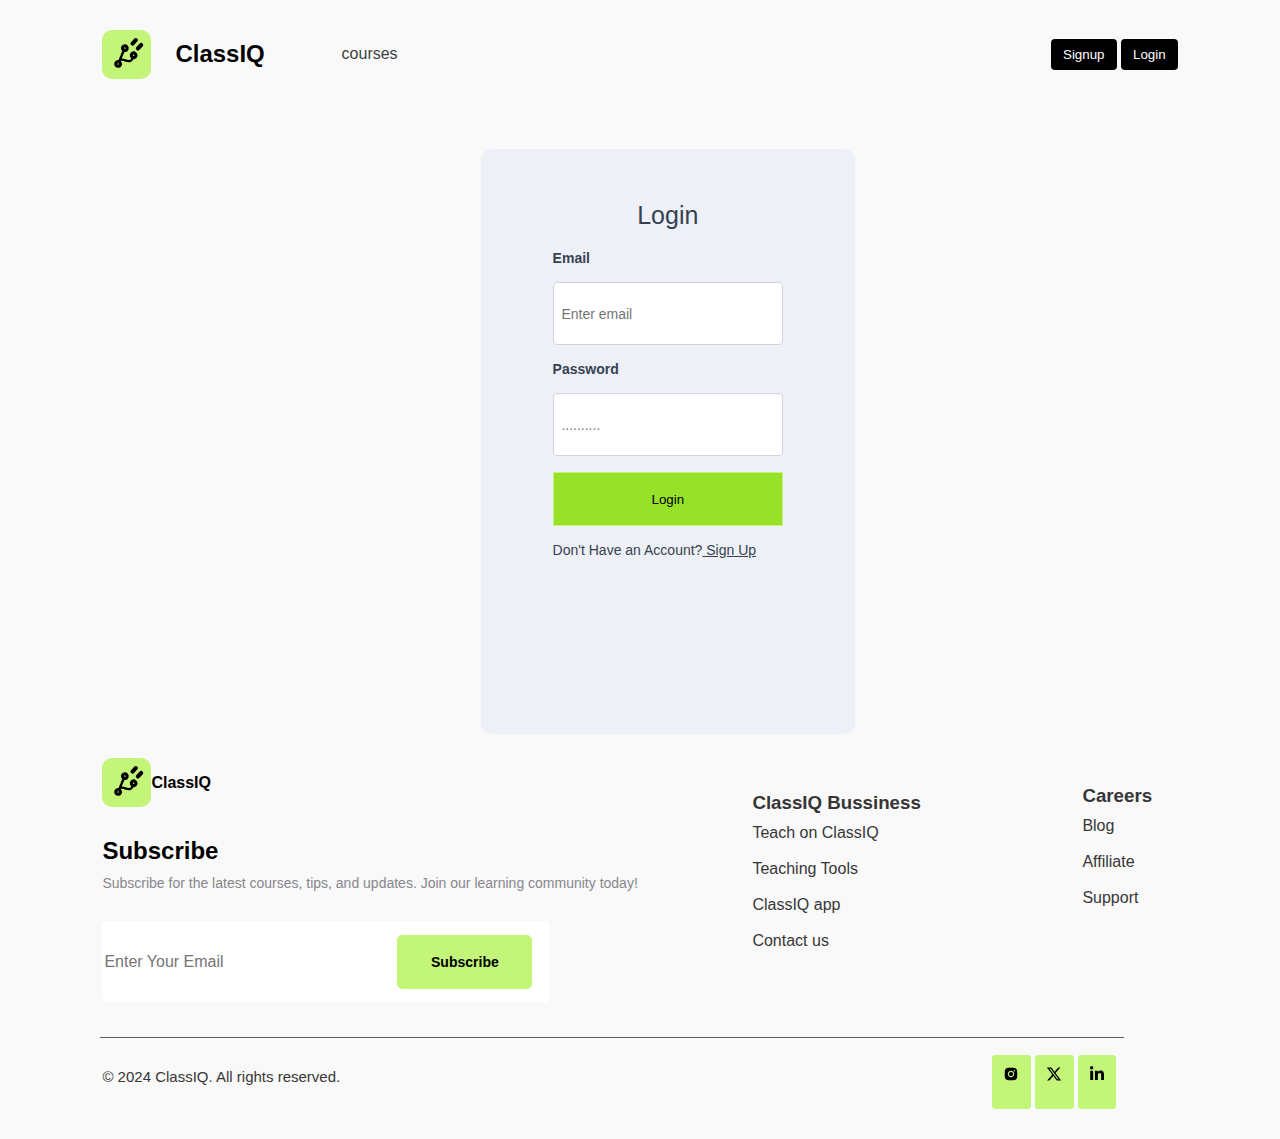
<file: login.html>
<!DOCTYPE html>
<html lang="en">

<head>
  <meta charset="UTF-8" />
  <meta name="viewport" content="width=device-width, initial-scale=1.0" />
  <title>Class IQ</title>
  <link rel="stylesheet" href="style.css" />
</head>

<body>
  <!-- Header Start -->
  <header>
    <div class="header-left">
      <a href="/" class="logo-container">
        <svg width="49" height="49" viewBox="0 0 49 49" fill="none" xmlns="http://www.w3.org/2000/svg">
          <rect width="49" height="49" rx="10" fill="#C2F578" />
          <rect x="33.6592" y="7.15674" width="4.19624" height="8.90237" rx="2.09812"
            transform="rotate(43 33.6592 7.15674)" fill="black" />
          <rect x="39.0698" y="12" width="4.2" height="8.9" rx="2.1" transform="rotate(43 39.0698 12)" fill="black" />
          <path
            d="M35.2804 26.7985C36.1237 24.8119 35.1976 22.5198 33.211 21.6765C31.2244 20.8332 28.9323 21.7593 28.089 23.7459C27.3945 25.382 27.901 27.2254 29.2082 28.2948C28.874 29.007 28.4756 29.4957 28.0097 29.7435C26.9513 30.3127 25.3665 29.8097 23.69 29.2731C22.3729 28.852 21.007 28.4207 19.7134 28.4816L22.4607 22.0093C24.1161 22.1709 25.7504 21.2574 26.4334 19.6483C27.2767 17.6617 26.3506 15.3696 24.364 14.5263C22.3774 13.683 20.0853 14.6091 19.242 16.5957C18.559 18.2048 19.0371 20.015 20.3033 21.0935L16.5009 30.0514C14.8436 29.8943 13.2093 30.8078 12.5263 32.4169C11.683 34.4035 12.6091 36.6956 14.5957 37.5389C16.5824 38.3822 18.8745 37.4561 19.7177 35.4695C20.3664 33.9413 19.9687 32.2289 18.8397 31.1396C19.0783 30.9651 19.3773 30.848 19.7651 30.8216C20.6497 30.7621 21.7794 31.125 22.9803 31.5074C24.9514 32.1372 27.1857 32.8469 29.121 31.8118C30.0822 31.2969 30.8287 30.4255 31.3873 29.1721C33.0136 29.2895 34.6088 28.3806 35.2804 26.7985ZM23.143 17.4029C23.5385 17.5708 23.7247 18.0317 23.5569 18.4273C23.389 18.8228 22.928 19.0091 22.5324 18.8412C22.1369 18.6733 21.9507 18.2123 22.1186 17.8168C22.2865 17.4212 22.7474 17.235 23.143 17.4029ZM15.8168 34.6623C15.4212 34.4944 15.235 34.0335 15.4029 33.6379C15.5708 33.2424 16.0317 33.0562 16.4273 33.224C16.8228 33.3919 17.0091 33.8529 16.8412 34.2485C16.6733 34.644 16.2123 34.8302 15.8168 34.6623ZM31.99 24.5531C32.3855 24.721 32.5717 25.1819 32.4038 25.5775C32.2359 25.973 31.775 26.1593 31.3794 25.9914C30.9839 25.8235 30.7977 25.3625 30.9656 24.967C31.1334 24.5714 31.5944 24.3852 31.99 24.5531Z"
            fill="black" />
        </svg>
        ClassIQ
      </a>
      <a href="courses.html" class="courses">courses</a>
    </div>
    <div class="header-right">
      <button onclick="signup()">Signup</button>
      <script>
        function signup() {
          location.href = "signup.html"
        }
      </script>
      <button onclick="login()">Login</button>
      <script>
        function login() {
          location.href = "login.html"
        }
      </script>
    </div>
  </header>

  <!-- Login Page Start -->
  <div class="Container">
    <div class="login-page1">
      <p class="paragraph">Login
      <p>
      <form>
        <label for="email"><b>Email</b></label>
        <br />
        <br>

        <input type="email" placeholder="  Enter email" />
        <br />
        <br />

        <label for="password"><b> Password</b></label>
        <br />
        <br>

        <input type="password" placeholder="  .........." />
        <br />
        <br />

        <button>Login</button>
        <br />
        <br />
        <p> Don't Have an Account?<a href="signup.html"> Sign Up</a></p>


      </form>
    </div>
  </div>


  <div class="middle-footer">
    <div class="footer-left1">
  
      <svg width="49" height="49" viewBox="0 0 49 49" fill="none" xmlns="http://www.w3.org/2000/svg">
        <rect width="49" height="49" rx="10" fill="#C2F578" />
        <rect x="33.6592" y="7.15674" width="4.19624" height="8.90237" rx="2.09812" transform="rotate(43 33.6592 7.15674)"
          fill="black" />
        <rect x="39.0698" y="12" width="4.2" height="8.9" rx="2.1" transform="rotate(43 39.0698 12)" fill="black" />
        <path
          d="M35.2804 26.7985C36.1237 24.8119 35.1976 22.5198 33.211 21.6765C31.2244 20.8332 28.9323 21.7593 28.089 23.7459C27.3945 25.382 27.901 27.2254 29.2082 28.2948C28.874 29.007 28.4756 29.4957 28.0097 29.7435C26.9513 30.3127 25.3665 29.8097 23.69 29.2731C22.3729 28.852 21.007 28.4207 19.7134 28.4816L22.4607 22.0093C24.1161 22.1709 25.7504 21.2574 26.4334 19.6483C27.2767 17.6617 26.3506 15.3696 24.364 14.5263C22.3774 13.683 20.0853 14.6091 19.242 16.5957C18.559 18.2048 19.0371 20.015 20.3033 21.0935L16.5009 30.0514C14.8436 29.8943 13.2093 30.8078 12.5263 32.4169C11.683 34.4035 12.6091 36.6956 14.5957 37.5389C16.5824 38.3822 18.8745 37.4561 19.7177 35.4695C20.3664 33.9413 19.9687 32.2289 18.8397 31.1396C19.0783 30.9651 19.3773 30.848 19.7651 30.8216C20.6497 30.7621 21.7794 31.125 22.9803 31.5074C24.9514 32.1372 27.1857 32.8469 29.121 31.8118C30.0822 31.2969 30.8287 30.4255 31.3873 29.1721C33.0136 29.2895 34.6088 28.3806 35.2804 26.7985ZM23.143 17.4029C23.5385 17.5708 23.7247 18.0317 23.5569 18.4273C23.389 18.8228 22.928 19.0091 22.5324 18.8412C22.1369 18.6733 21.9507 18.2123 22.1186 17.8168C22.2865 17.4212 22.7474 17.235 23.143 17.4029ZM15.8168 34.6623C15.4212 34.4944 15.235 34.0335 15.4029 33.6379C15.5708 33.2424 16.0317 33.0562 16.4273 33.224C16.8228 33.3919 17.0091 33.8529 16.8412 34.2485C16.6733 34.644 16.2123 34.8302 15.8168 34.6623ZM31.99 24.5531C32.3855 24.721 32.5717 25.1819 32.4038 25.5775C32.2359 25.973 31.775 26.1593 31.3794 25.9914C30.9839 25.8235 30.7977 25.3625 30.9656 24.967C31.1334 24.5714 31.5944 24.3852 31.99 24.5531Z"
          fill="black" />
      </svg>
      <b>ClassIQ</b>
    </div>
  
    <div class="footer1">
      <h2>Subscribe</h2>
      <P>Subscribe for the latest courses, tips, and updates.
        Join our learning community today!</P>
    </div>
    <div class="input-container">
      <input type="email" placeholder="Enter Your Email">
      <button><b>Subscribe</b></button>
    </div>
    <div class="footer-right1">
      <h3>ClassIQ Bussiness</h3>
      <ul>
        <li>Teach on ClassIQ</li><br>
        <li>Teaching Tools</li><br>
        <li>ClassIQ app</li><br>
        <li>Contact us</li>
  
      </ul>
    </div>
    <div class="footer-right2">
      <h3>Careers</h3>
  
      <ul>
        <li>Blog </li><br>
        <li>Affiliate</li><br>
        <li>Support</li>
  
      </ul>
    </div>
  </div>
  
  
  <hr class="custom-hr">
  <footer>
    <!-- <hr class="border" > -->
    <div class="footer-end">
      <p class="para1">© 2024 ClassIQ. All rights reserved.</p>
    </div>
    <div class="footers">
      <div class="box4">
        <svg stroke="currentColor" fill="currentColor" stroke-width="0" viewBox="0 0 1024 1024" height="1em" width="1em"
          xmlns="http://www.w3.org/2000/svg">
          <path
            d="M512 378.7c-73.4 0-133.3 59.9-133.3 133.3S438.6 645.3 512 645.3 645.3 585.4 645.3 512 585.4 378.7 512 378.7zM911.8 512c0-55.2.5-109.9-2.6-165-3.1-64-17.7-120.8-64.5-167.6-46.9-46.9-103.6-61.4-167.6-64.5-55.2-3.1-109.9-2.6-165-2.6-55.2 0-109.9-.5-165 2.6-64 3.1-120.8 17.7-167.6 64.5C132.6 226.3 118.1 283 115 347c-3.1 55.2-2.6 109.9-2.6 165s-.5 109.9 2.6 165c3.1 64 17.7 120.8 64.5 167.6 46.9 46.9 103.6 61.4 167.6 64.5 55.2 3.1 109.9 2.6 165 2.6 55.2 0 109.9.5 165-2.6 64-3.1 120.8-17.7 167.6-64.5 46.9-46.9 61.4-103.6 64.5-167.6 3.2-55.1 2.6-109.8 2.6-165zM512 717.1c-113.5 0-205.1-91.6-205.1-205.1S398.5 306.9 512 306.9 717.1 398.5 717.1 512 625.5 717.1 512 717.1zm213.5-370.7c-26.5 0-47.9-21.4-47.9-47.9s21.4-47.9 47.9-47.9 47.9 21.4 47.9 47.9a47.84 47.84 0 0 1-47.9 47.9z">
          </path>
        </svg>
      </div>
      <div class="box4">
        <svg stroke="currentColor" fill="currentColor" stroke-width="0" viewBox="0 0 512 512" height="1em" width="1em"
          xmlns="http://www.w3.org/2000/svg">
          <path
            d="M389.2 48h70.6L305.6 224.2 487 464H345L233.7 318.6 106.5 464H35.8L200.7 275.5 26.8 48H172.4L272.9 180.9 389.2 48zM364.4 421.8h39.1L151.1 88h-42L364.4 421.8z">
          </path>
        </svg>
      </div>
      <div class="box4">
        <svg stroke="currentColor" fill="currentColor" stroke-width="0" viewBox="0 0 448 512" height="1em" width="1em"
          xmlns="http://www.w3.org/2000/svg">
          <path
            d="M100.28 448H7.4V148.9h92.88zM53.79 108.1C24.09 108.1 0 83.5 0 53.8a53.79 53.79 0 0 1 107.58 0c0 29.7-24.1 54.3-53.79 54.3zM447.9 448h-92.68V302.4c0-34.7-.7-79.2-48.29-79.2-48.29 0-55.69 37.7-55.69 76.7V448h-92.78V148.9h89.08v40.8h1.3c12.4-23.5 42.69-48.3 87.88-48.3 94 0 111.28 61.9 111.28 142.3V448z">
          </path>
        </svg>
      </div>
    </div>
  
  </footer>


</body>

</html>
</file>
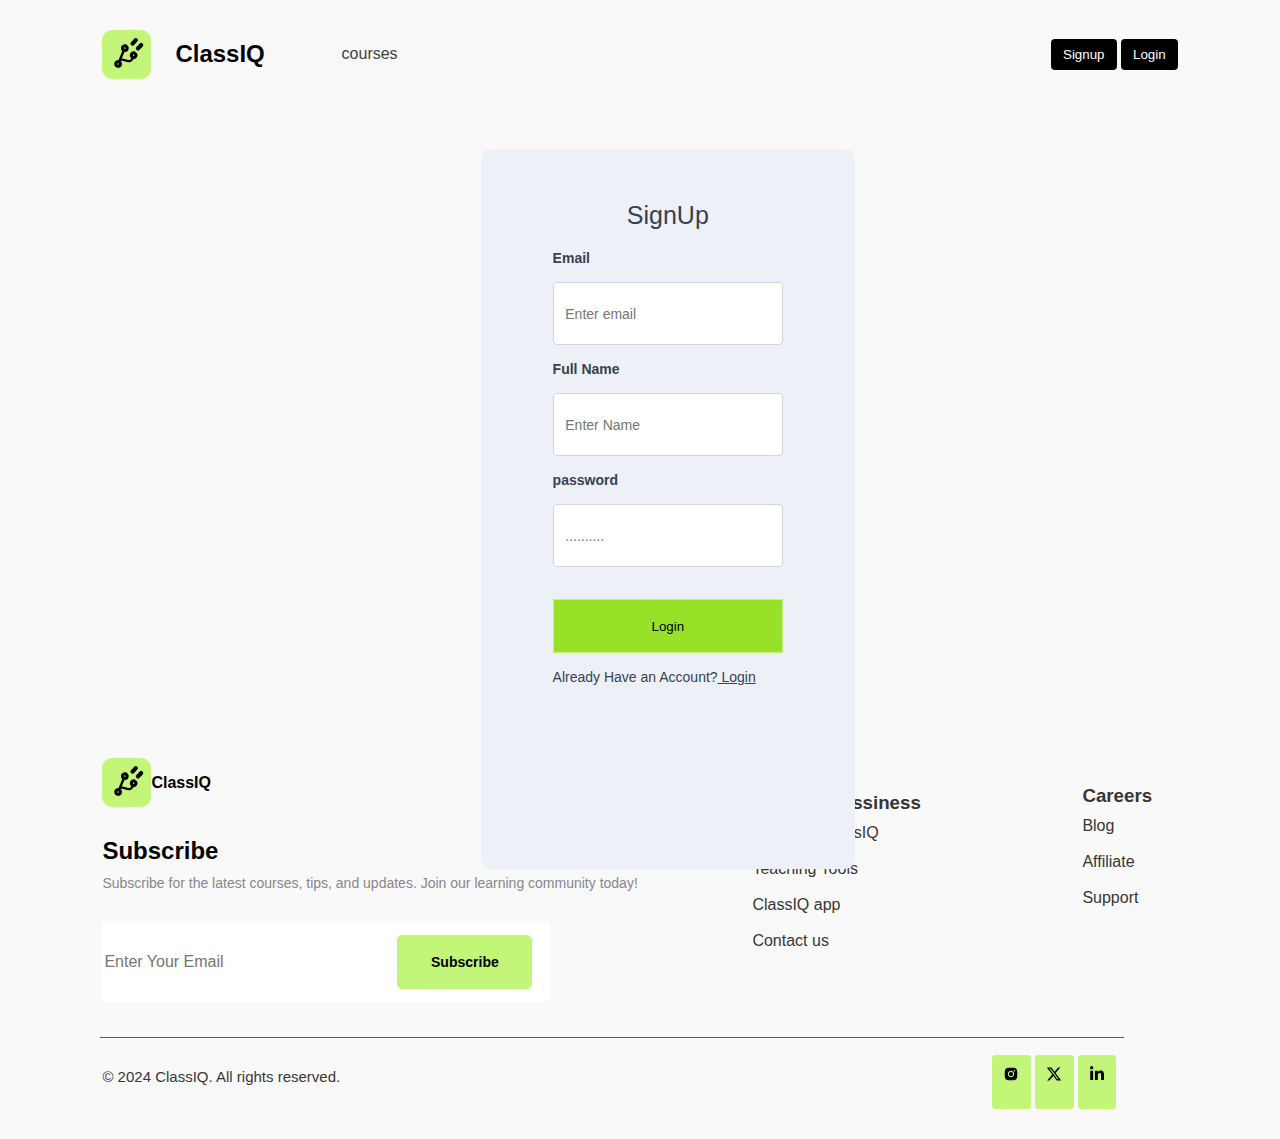
<file: signup.html>
<!DOCTYPE html>
<html lang="en">

<head>
    <meta charset="UTF-8" />
    <meta name="viewport" content="width=device-width, initial-scale=1.0" />
    <title>Class IQ</title>
    <link rel="stylesheet" href="style.css" />
</head>

<body>
    <!-- Header Start -->
    <header>
        <div class="header-left">
            <a href="/" class="logo-container">
                <svg width="49" height="49" viewBox="0 0 49 49" fill="none" xmlns="http://www.w3.org/2000/svg">
                    <rect width="49" height="49" rx="10" fill="#C2F578" />
                    <rect x="33.6592" y="7.15674" width="4.19624" height="8.90237" rx="2.09812"
                        transform="rotate(43 33.6592 7.15674)" fill="black" />
                    <rect x="39.0698" y="12" width="4.2" height="8.9" rx="2.1" transform="rotate(43 39.0698 12)"
                        fill="black" />
                    <path
                        d="M35.2804 26.7985C36.1237 24.8119 35.1976 22.5198 33.211 21.6765C31.2244 20.8332 28.9323 21.7593 28.089 23.7459C27.3945 25.382 27.901 27.2254 29.2082 28.2948C28.874 29.007 28.4756 29.4957 28.0097 29.7435C26.9513 30.3127 25.3665 29.8097 23.69 29.2731C22.3729 28.852 21.007 28.4207 19.7134 28.4816L22.4607 22.0093C24.1161 22.1709 25.7504 21.2574 26.4334 19.6483C27.2767 17.6617 26.3506 15.3696 24.364 14.5263C22.3774 13.683 20.0853 14.6091 19.242 16.5957C18.559 18.2048 19.0371 20.015 20.3033 21.0935L16.5009 30.0514C14.8436 29.8943 13.2093 30.8078 12.5263 32.4169C11.683 34.4035 12.6091 36.6956 14.5957 37.5389C16.5824 38.3822 18.8745 37.4561 19.7177 35.4695C20.3664 33.9413 19.9687 32.2289 18.8397 31.1396C19.0783 30.9651 19.3773 30.848 19.7651 30.8216C20.6497 30.7621 21.7794 31.125 22.9803 31.5074C24.9514 32.1372 27.1857 32.8469 29.121 31.8118C30.0822 31.2969 30.8287 30.4255 31.3873 29.1721C33.0136 29.2895 34.6088 28.3806 35.2804 26.7985ZM23.143 17.4029C23.5385 17.5708 23.7247 18.0317 23.5569 18.4273C23.389 18.8228 22.928 19.0091 22.5324 18.8412C22.1369 18.6733 21.9507 18.2123 22.1186 17.8168C22.2865 17.4212 22.7474 17.235 23.143 17.4029ZM15.8168 34.6623C15.4212 34.4944 15.235 34.0335 15.4029 33.6379C15.5708 33.2424 16.0317 33.0562 16.4273 33.224C16.8228 33.3919 17.0091 33.8529 16.8412 34.2485C16.6733 34.644 16.2123 34.8302 15.8168 34.6623ZM31.99 24.5531C32.3855 24.721 32.5717 25.1819 32.4038 25.5775C32.2359 25.973 31.775 26.1593 31.3794 25.9914C30.9839 25.8235 30.7977 25.3625 30.9656 24.967C31.1334 24.5714 31.5944 24.3852 31.99 24.5531Z"
                        fill="black" />
                </svg>
                ClassIQ

            </a>
            <a href="courses.html" class="courses">courses</a>
        </div>
        <div class="header-right">
            <button onclick="signup()">Signup</button>
            <script>
                function signup() {
                    location.href = "signup.html"
                }
            </script>
            <button onclick="login()">Login</button>
            <script>
                function login() {
                    location.href = "login.html"
                }
            </script>
        </div>
    </header>


    <div class="login-page">
        <p class="paragraph">SignUp
        <p>
        <form>
            <label for="email"><b>Email</b></label>
            <br />
            <br />
            <input type="email" placeholder="   Enter email" required />
            <br />
            <br />
            <label for="name"><b>Full Name</b></label>
            <br>
            <br>
            <input type="name" placeholder="   Enter Name" required>
            <br>
            <br>


            <label for="password"><b>password</b></label>
            <br />
            <br />
            <input type="password" placeholder="   .........." required />
            <br />
            <br />
            <br />
            <button>Login</button>
            <br />
            <br />
            <p>Already Have an Account?<a href="login.html"> Login</a></p>
        </form>
    </div>

    <!-- footer Start -->
    <div class="middle-footer">
        <div class="footer-left1">
    
            <svg width="49" height="49" viewBox="0 0 49 49" fill="none" xmlns="http://www.w3.org/2000/svg">
                <rect width="49" height="49" rx="10" fill="#C2F578" />
                <rect x="33.6592" y="7.15674" width="4.19624" height="8.90237" rx="2.09812"
                    transform="rotate(43 33.6592 7.15674)" fill="black" />
                <rect x="39.0698" y="12" width="4.2" height="8.9" rx="2.1" transform="rotate(43 39.0698 12)" fill="black" />
                <path
                    d="M35.2804 26.7985C36.1237 24.8119 35.1976 22.5198 33.211 21.6765C31.2244 20.8332 28.9323 21.7593 28.089 23.7459C27.3945 25.382 27.901 27.2254 29.2082 28.2948C28.874 29.007 28.4756 29.4957 28.0097 29.7435C26.9513 30.3127 25.3665 29.8097 23.69 29.2731C22.3729 28.852 21.007 28.4207 19.7134 28.4816L22.4607 22.0093C24.1161 22.1709 25.7504 21.2574 26.4334 19.6483C27.2767 17.6617 26.3506 15.3696 24.364 14.5263C22.3774 13.683 20.0853 14.6091 19.242 16.5957C18.559 18.2048 19.0371 20.015 20.3033 21.0935L16.5009 30.0514C14.8436 29.8943 13.2093 30.8078 12.5263 32.4169C11.683 34.4035 12.6091 36.6956 14.5957 37.5389C16.5824 38.3822 18.8745 37.4561 19.7177 35.4695C20.3664 33.9413 19.9687 32.2289 18.8397 31.1396C19.0783 30.9651 19.3773 30.848 19.7651 30.8216C20.6497 30.7621 21.7794 31.125 22.9803 31.5074C24.9514 32.1372 27.1857 32.8469 29.121 31.8118C30.0822 31.2969 30.8287 30.4255 31.3873 29.1721C33.0136 29.2895 34.6088 28.3806 35.2804 26.7985ZM23.143 17.4029C23.5385 17.5708 23.7247 18.0317 23.5569 18.4273C23.389 18.8228 22.928 19.0091 22.5324 18.8412C22.1369 18.6733 21.9507 18.2123 22.1186 17.8168C22.2865 17.4212 22.7474 17.235 23.143 17.4029ZM15.8168 34.6623C15.4212 34.4944 15.235 34.0335 15.4029 33.6379C15.5708 33.2424 16.0317 33.0562 16.4273 33.224C16.8228 33.3919 17.0091 33.8529 16.8412 34.2485C16.6733 34.644 16.2123 34.8302 15.8168 34.6623ZM31.99 24.5531C32.3855 24.721 32.5717 25.1819 32.4038 25.5775C32.2359 25.973 31.775 26.1593 31.3794 25.9914C30.9839 25.8235 30.7977 25.3625 30.9656 24.967C31.1334 24.5714 31.5944 24.3852 31.99 24.5531Z"
                    fill="black" />
            </svg>
            <b>ClassIQ</b>
        </div>
    
        <div class="footer1">
            <h2>Subscribe</h2>
            <P>Subscribe for the latest courses, tips, and updates.
                Join our learning community today!</P>
        </div>
        <div class="input-container">
            <input type="email" placeholder="Enter Your Email">
            <button><b>Subscribe</b></button>
        </div>
        <div class="footer-right1">
            <h3>ClassIQ Bussiness</h3>
            <ul>
                <li>Teach on ClassIQ</li><br>
                <li>Teaching Tools</li><br>
                <li>ClassIQ app</li><br>
                <li>Contact us</li>
    
            </ul>
        </div>
        <div class="footer-right2">
            <h3>Careers</h3>
    
            <ul>
                <li>Blog </li><br>
                <li>Affiliate</li><br>
                <li>Support</li>
    
            </ul>
        </div>
    </div>
    


    
    <hr class="custom-hr">
    <footer>
        <!-- <hr class="border" > -->
        <div class="footer-end">
            <p class="para1">© 2024 ClassIQ. All rights reserved.</p>
        </div>
        <div class="footers">
            <div class="box4">
                <svg stroke="currentColor" fill="currentColor" stroke-width="0" viewBox="0 0 1024 1024" height="1em"
                    width="1em" xmlns="http://www.w3.org/2000/svg">
                    <path
                        d="M512 378.7c-73.4 0-133.3 59.9-133.3 133.3S438.6 645.3 512 645.3 645.3 585.4 645.3 512 585.4 378.7 512 378.7zM911.8 512c0-55.2.5-109.9-2.6-165-3.1-64-17.7-120.8-64.5-167.6-46.9-46.9-103.6-61.4-167.6-64.5-55.2-3.1-109.9-2.6-165-2.6-55.2 0-109.9-.5-165 2.6-64 3.1-120.8 17.7-167.6 64.5C132.6 226.3 118.1 283 115 347c-3.1 55.2-2.6 109.9-2.6 165s-.5 109.9 2.6 165c3.1 64 17.7 120.8 64.5 167.6 46.9 46.9 103.6 61.4 167.6 64.5 55.2 3.1 109.9 2.6 165 2.6 55.2 0 109.9.5 165-2.6 64-3.1 120.8-17.7 167.6-64.5 46.9-46.9 61.4-103.6 64.5-167.6 3.2-55.1 2.6-109.8 2.6-165zM512 717.1c-113.5 0-205.1-91.6-205.1-205.1S398.5 306.9 512 306.9 717.1 398.5 717.1 512 625.5 717.1 512 717.1zm213.5-370.7c-26.5 0-47.9-21.4-47.9-47.9s21.4-47.9 47.9-47.9 47.9 21.4 47.9 47.9a47.84 47.84 0 0 1-47.9 47.9z">
                    </path>
                </svg>
            </div>
            <div class="box4">
                <svg stroke="currentColor" fill="currentColor" stroke-width="0" viewBox="0 0 512 512" height="1em"
                    width="1em" xmlns="http://www.w3.org/2000/svg">
                    <path
                        d="M389.2 48h70.6L305.6 224.2 487 464H345L233.7 318.6 106.5 464H35.8L200.7 275.5 26.8 48H172.4L272.9 180.9 389.2 48zM364.4 421.8h39.1L151.1 88h-42L364.4 421.8z">
                    </path>
                </svg>
            </div>
            <div class="box4">
                <svg stroke="currentColor" fill="currentColor" stroke-width="0" viewBox="0 0 448 512" height="1em"
                    width="1em" xmlns="http://www.w3.org/2000/svg">
                    <path
                        d="M100.28 448H7.4V148.9h92.88zM53.79 108.1C24.09 108.1 0 83.5 0 53.8a53.79 53.79 0 0 1 107.58 0c0 29.7-24.1 54.3-53.79 54.3zM447.9 448h-92.68V302.4c0-34.7-.7-79.2-48.29-79.2-48.29 0-55.69 37.7-55.69 76.7V448h-92.78V148.9h89.08v40.8h1.3c12.4-23.5 42.69-48.3 87.88-48.3 94 0 111.28 61.9 111.28 142.3V448z">
                    </path>
                </svg>
            </div>
        </div>
    
    </footer>




</body>

</html>
</file>
<file: style.css>
* {
  margin: 0;
  padding: 0;
  box-sizing: border-box;
}

:root {
  --common-padding: 0 8vw;
  --primary-brand-color: #c2f578;
  --primary-text-color: #000;
  font-family: sans-serif;
  background-color: #f9f9f9;
  height: 60vh;
}


/* Front-Page Start */

/* primary color #C2F578 */

/* header */

header {
  display: flex;
  justify-content: space-between;
  align-items: center;
  height: 12vh;
  padding: var(--common-padding);
}

.header-left {
  display: flex;
  align-items: center;
  gap: 6vw;
}

.header-left a {
  display: flex;
  align-items: center;
  text-decoration: none;
  color: var(--primary-text-color);
}
.header-left a svg {
  margin-right: 24px;
}
.header-left a.courses {
  color: #3e3e3e;
}
.header-left .logo-container {
  font-size: 24px;
  font-weight: 700;
}

.header-right button {
  border: none;
  background: black;
  color: white;
  padding: 8px 12px;
  border-radius: 4px;
  cursor: pointer;
}
.header-right button:hover {
  background-color: #191919;
}
.signup-btn {
  margin-right: 24px;
}
/* header end */

/* main start */
main {
  display: flex;
  justify-content: space-between;
  padding: var(--common-padding);
  width: 100%;
  height: 88vh;
}

.main-left {
  width: 50%;
  display: flex;
  flex-direction: column;
  justify-content: space-evenly;
  align-items: start;
}
.main-heading {
  font-size: 68px;
}
.main-highlight {
  font-weight: bold;
  position: relative;
}
.border-b {
  position: absolute;
  bottom: -16px;
}
.main-desc {
  color: #96989a;
}

.main-left button {
  border: none;
  color: var(--primary-text-color);
  background-color: var(--primary-brand-color);
  padding: 6px 12px;
  border-radius: 4px;
}
.main-right {
  width: 50%;
  display: flex;
  justify-content: flex-end;
  background: radial-gradient(
    circle,
    var(--primary-brand-color) 0%,
    rgba(148, 187, 233, 0) 75%
  );
  position: relative;
}
.left-icon {
  position: absolute;
  left: 36px;
  top: 90px;
}
.main-right img {
  width: 90%;
  display: inline-block;
  margin-right: 1px;
}
.main-img {
  position: relative;

  right: 100px;
  top: 110px;
}

/* main end */

/* Section Start */

.section {
  align-items: center;
  padding: var(--common-padding);
}
.section1 {
  align-items: center;
}
.section-desc {
  text-align: center;

  margin-top: 50px;
  color: #2e2d2d;
}
.section2 {
  margin-top: 30px;
  padding: var(--common-padding);
}
.section2 svg {
  margin-right: 90px;
  width: 9vw;
  align-items: center;
  text-align: center;
}
/* Section End */

/* Middle Start */
.middle1 {
  align-items: center;
  padding: var(--common-padding);
}
.middle-heading {
  text-align: center;
  color: #2c2a2a;
  margin-top: 100px;
}
.middle-highlight {
  font-weight: bold;
  position: relative;
}

.boxes {
  display: flex;
  justify-content: space-between;
  padding: var(--common-padding);
}

.box1 p {
  position: relative;
  bottom: 40px;
}
.box1 img {
  margin-top: 10px;
}

.box1 {
  height: 35vh;
  width: 20vw;
  border: 1px solid #eaecee;
  text-align: center;
  margin-top: 45px;
  border-radius: 8%;
  background-color: #eaecee;
}
.box1 button {
  height: 7vh;
  width: 7vw;
  border: 1px solid #c2f578;
  background: #c2f578;
  font-size: 14px;
  text-align: center;
  margin-top: 20px;
  align-items: center;
  border-radius: 5px;
  position: relative;
  bottom: 30px;
}
/* 
/* .middle2{
  display: flex;
  justify-content: space-between;
  align-items: center;
} */

.middle2 img {
  padding: var(--common-padding);
  height: 65vh;
  width: 50vw;
  /* position: relative; */
  margin-top: 140px;
}

.middle3 {
  /* display: flex;
  justify-content: space-between; */
  /* position: absolute; */
  margin-left: 600px;
  margin-top:-350px;
}

.middle3 h1 {
  color: rgb(55 54 54);
}
.middle3 h2 {
  color: rgb(84 84 84);
  font-size: 22px;
}

.middle3 button {
  height: 8vh;
  width: 25vh;
  font-size: 18px;
  background-color: #b2fc44;
  border: 1px solid #b2fc44;
  color: rgb(84 84 84);
  border-radius: 6px;
}
.middle3 img{
  height: 4vh;
  margin-top: 2px;
  margin-left:-98px;
}

.middle3 p{
  margin-top:-30px ;
  margin-right: -20px;
}



.middle-footer{
padding: var(--common-padding);

}
.footer-left {
  display: flex;
  align-items: center;
  gap: 1vw;
  
  color: rgb(55 54 54);
  font-size: 22px;
  margin-top: 100px;
}

/* .footer1 {
  padding: var(--common-padding);
} */

.footer1 h2 {
  margin-top:30px ;
}

.footer1 P {
  color: rgb(136 134 141);
  font-size: 14px;
  margin-top: 10px;
}

.input-container {
  position: relative;
  width: 300px;
  margin-top: 30px;
}
.input-container input {
  width: 35vw;
  height: 9vh;
  font-size: 16px;
  border: 2px solid white;
  border-radius: 5px;
}

.input-container button {
  position: absolute;
  right: -130px; /* Button's position inside input field */
  top: 50%;
  width: 15vh;
  height: 6vh;
  transform: translateY(
    -50%
  ); /*Moves the element up by 50% of its own height */
 font-size: 14px;
  background-color: rgb(194 245 120);
  color: black;
  border: 1px solid rgb(194 245 120);
  border-radius: 5px;
  cursor: pointer;
}

.input-container button:hover {
  background-color: #97e128;
}

.footer-right1 {
 
margin-top:-210px;
  margin-left: 650px;
 
}
.footer-right1 h3 {
  margin-bottom: 10px;
  color: rgb(55 54 54);
}
.footer-right2 {
 
 
  margin-top: -180px;
  margin-left: 980px;
 
}

.footer-right2 h3 {
  margin-bottom: 10px;
  color: rgb(55 54 54);
}
ul {
  list-style-type: none;
  margin-bottom: 15px;
  color: rgb(55 54 54);
}

footer{
  margin-top: 380px;
  padding: var(--common-padding);
}

.custom-hr {
    border: 0; /* Remove default styling */
    border-top: 1px solid #333; /* Add a solid top border */
    /* Add sp margin: 20px 0;ace around the rule */
    width: 80%; /* Adjust the width as needed */
    opacity: 0.8;
    margin-top: 130px;
    padding: var(--common-padding);
    margin-left: 100px; /* Optional: Add transparency */
}
.footer-end {
 
  margin-top: -350px;
  color: rgb(55 54 54);
  font-size: 15px;
}

.box4 {
  display: flex;
  align-items: center;
  justify-content: center;
  height: 6vh;
  width: 3vw;
  background-color: rgb(194 245 120);
  border: 1px solid rgb(194 245 120);
  display: inline-block;
  vertical-align: middle;
  position: relative;
  bottom: 30px;
  left: 890px;
  border-radius: 3px;
  padding: 10px;
}

/* Front-Page CSS End */

/* SignUp Page CSS Start */

.login-page {
  padding: 50px;
  border: 2px solid rgb(237, 241, 247);
  border-radius: 10px;
  margin: 41px;
  color: rgb(55 65 81);
  text-align: start;
  position: absolute;
  right: 30%;
  background-color: rgb(237, 241, 247);
  font-size: 14px;
  height: 80vh;
}

.paragraph {
  text-align: center;
  font-size: 25px;
}

.login-page form {
  padding: 20px;
  text-align: start;
}
.login-page input {
  text-align: start;
  height: 7vh;
  width: 18vw;
  font-size: 14px;
  border-radius: 4px;
  border: 1px solid rgb(209, 213, 219);
}
.login-page button {
  height: 6vh;
  width: 18vw;
  background-color: #97e128;
  border: 1px solid #c2f578;
}

.login-page button:hover {
  background-color: #487505;
}
.login-page a {
  color: rgb(55 65 81);
}

.footer-left1 {
  display: flex;
  align-items: center;
  
  margin-top: 650px;
  /* margin-bottom: 1000px; */
}

.footer2 h2 {
  margin-top: 15px;
}

.footer2 P {
  color: rgb(136 134 141);
  font-size: 14px;
  margin-top: 10px;
}

.footer-left2 {
  position: relative;
  top: 670px;
  padding: var(--common-padding);
}
.input-container2 {
  position: relative;
  width: 300px;
  padding: var(--common-padding);
  margin-top: 30px;
}

.input-container2 input {
  width: 35vw;
  height: 9vh;
  font-size: 16px;
  border: 2px solid white;
  border-radius: 5px;
  position: relative;
  right: 100px;
}

.input-container2 button {
  position: absolute;
  right: -140px; /* Button's position inside input field */
  top: 50%;
  width: 15vh;
  height: 6vh;
  transform: translateY(
    -50%
  ); /*Moves the element up by 50% of its own height */
 font-size: 14px;
  background-color: rgb(194 245 120);
  color: black;
  border: 1px solid rgb(194 245 120);
  border-radius: 5px;
  cursor: pointer;
}

.input-container2 button:hover {
  background-color: #97e128;
}

.footer-right-page {
  padding: var(--common-padding);
  position: relative;
  bottom: 200px;
  left: 540px;
  margin-bottom: 10px;
}
.footer-right-page h3 {
  margin-bottom: 10px;
  color: rgb(55 54 54);
}
.footer-right {
  padding: var(--common-padding);
  position: relative;
  bottom: 370px;
  left: 800px;
  margin-bottom: 15px;
}

.footer-right h3 {
  margin-bottom: 10px;
  color: rgb(55 54 54);
}
ul {
  list-style-type: none;
  margin-bottom: 15px;
  color: rgb(55 54 54);
}

.border {
  color: rgb(234 237 235);
  position: relative;
  bottom: 250px;
  width: 100vw;
  padding: var(--common-padding);
}
.para2 {
  position: relative;
  bottom: 200px;
  right: 100px;
  padding: var(--common-padding);
}

/* Login Page CSS Start */

.login-page1 {
  padding: 50px;
  border: 2px solid rgb(237, 241, 247);
  border-radius: 10px;
  margin: 41px;
  color: rgb(55 65 81);
  text-align: start;
  position: absolute;
  right: 30%;
  background-color: rgb(237, 241, 247);
  font-size: 14px;
  height: 65vh;
}

.login-page1 form {
  padding: 20px;
  text-align: start;
}
.login-page1 input {
  text-align: start;
  height: 7vh;
  width: 18vw;
  font-size: 14px;
  border-radius: 4px;
  border: 1px solid rgb(209, 213, 219);
}
.login-page1 button {
  height: 6vh;
  width: 18vw;
  background-color: #97e128;
  border: 1px solid #c2f578;
}

.login-page1 button:hover {
  background-color: #487505;
}
.login-page1 a {
  color: rgb(55 65 81);
}

/* Login Page CSS End  */



/* Coursses Page Start */

.courses h2 {
  position: absolute;
  top: 140px;
  padding: var(--common-padding);
}

.course-box {
  display: grid;
  grid-template-columns: repeat(3, 320px);
  grid-template-rows: repeat(3, 350px);
  grid-auto-rows: 100px;
  padding: var(--common-padding);
  gap: 50px;
}

.box-1 {
  /* height: 53vh;
  width: 30vw; */
  border: 1px solid #eaecee;
  text-align: center;
  margin-top: 45px;
  border-radius: 8%;
  background-color: rgb(236 237 239);
  position: relative;
  top: 80px;
}
.box-1 h3 {
  position: relative;
  top: 9px;
  text-align: start;
  left: 10px;
}
.box-1 p {
  color: rgb(104 104 104);
  position: relative;
  top: 10px;
  left: 10px;
  font-size: 19px;
  text-align: start;
}

.box-1 h2 {
  position: relative;
  top: 30px;
  right: 120px;
  font-size: 19px;
}

.box-1 button {
  height: 5vh;
  width: 5vw;
  background-color: rgb(194 245 120);
  border: 1px solid rgb(194 245 120);
  position: relative;
  left: 110px;
  font-size: 18px;
  transition: all 1s ease-in-out;
}

.box-1:hover {
  scale: 1.06;
  background-color: #defcb0;
}
.course-box2 {
  display: grid;
  grid-template-columns: 320px;
  grid-template-rows: 350px;
  grid-auto-rows: 100px;
  padding: var(--common-padding);
  position: relative;
  bottom: 712px;
}

.box-2 {
  /* height: 50vh;
  width: 22vw; */
  border: 1px solid #eaecee;
  text-align: center;
  margin-top: 45px;
  border-radius: 8%;
  background-color: rgb(236 237 239);
}

.box-2 h3 {
  position: relative;
  top: 9px;
  text-align: start;
  left: 10px;
}
.box-2 p {
  color: rgb(104 104 104);
  position: relative;
  top: 10px;
  left: 10px;
  font-size: 19px;
  text-align: start;
}

.box-2 h2 {
  position: relative;
  top: 30px;
  right: 120px;
  font-size: 19px;
}

.box-2 button {
  height: 5vh;
  width: 5vw;
  background-color: rgb(194 245 120);
  border: 1px solid rgb(194 245 120);
  position: relative;
  left: 110px;
  font-size: 18px;
}

.box-2:hover {
  scale: 1.06;
  background-color: #defcb0;
}

.footer-left4 {
  display: flex;
  align-items: center;
  
  margin-top: -550px;
  /* margin-bottom: 1000px; */
}




/* Courses Page in CSS End */


/* Mobile View */
@media (max-width: 768px) {
  header {
    flex-direction: column;
    height: auto;
  }
  

  .main-left, .main-right {
    width: 100%;
    text-align: center;
  }

  .main-heading {
    font-size: 40px;
  }

  .boxes {
    flex-direction: column;
    align-items: center;
  }

  .box1 {
    width: 80%;
    margin-bottom: 20px;
  }

.login-page{
  width: 51%;
}
   .login-page input{
    width:120%
   }
  .login-page button{
    width:120%
   }
  .middle3{
    width: 80%;
        margin-bottom: 20px;
        flex-direction: column;
  }

  
}

/* Tablet View */
@media (max-width: 1024px) {
  .main-left {
    width: 100%;
  }

  .main-heading {
    font-size: 50px;
  }

  .course-box {
    grid-template-columns: repeat(1, 1fr);
    align-items: center;
  }
  .course-box2{
    flex-direction: column;
  }
}
</file>
